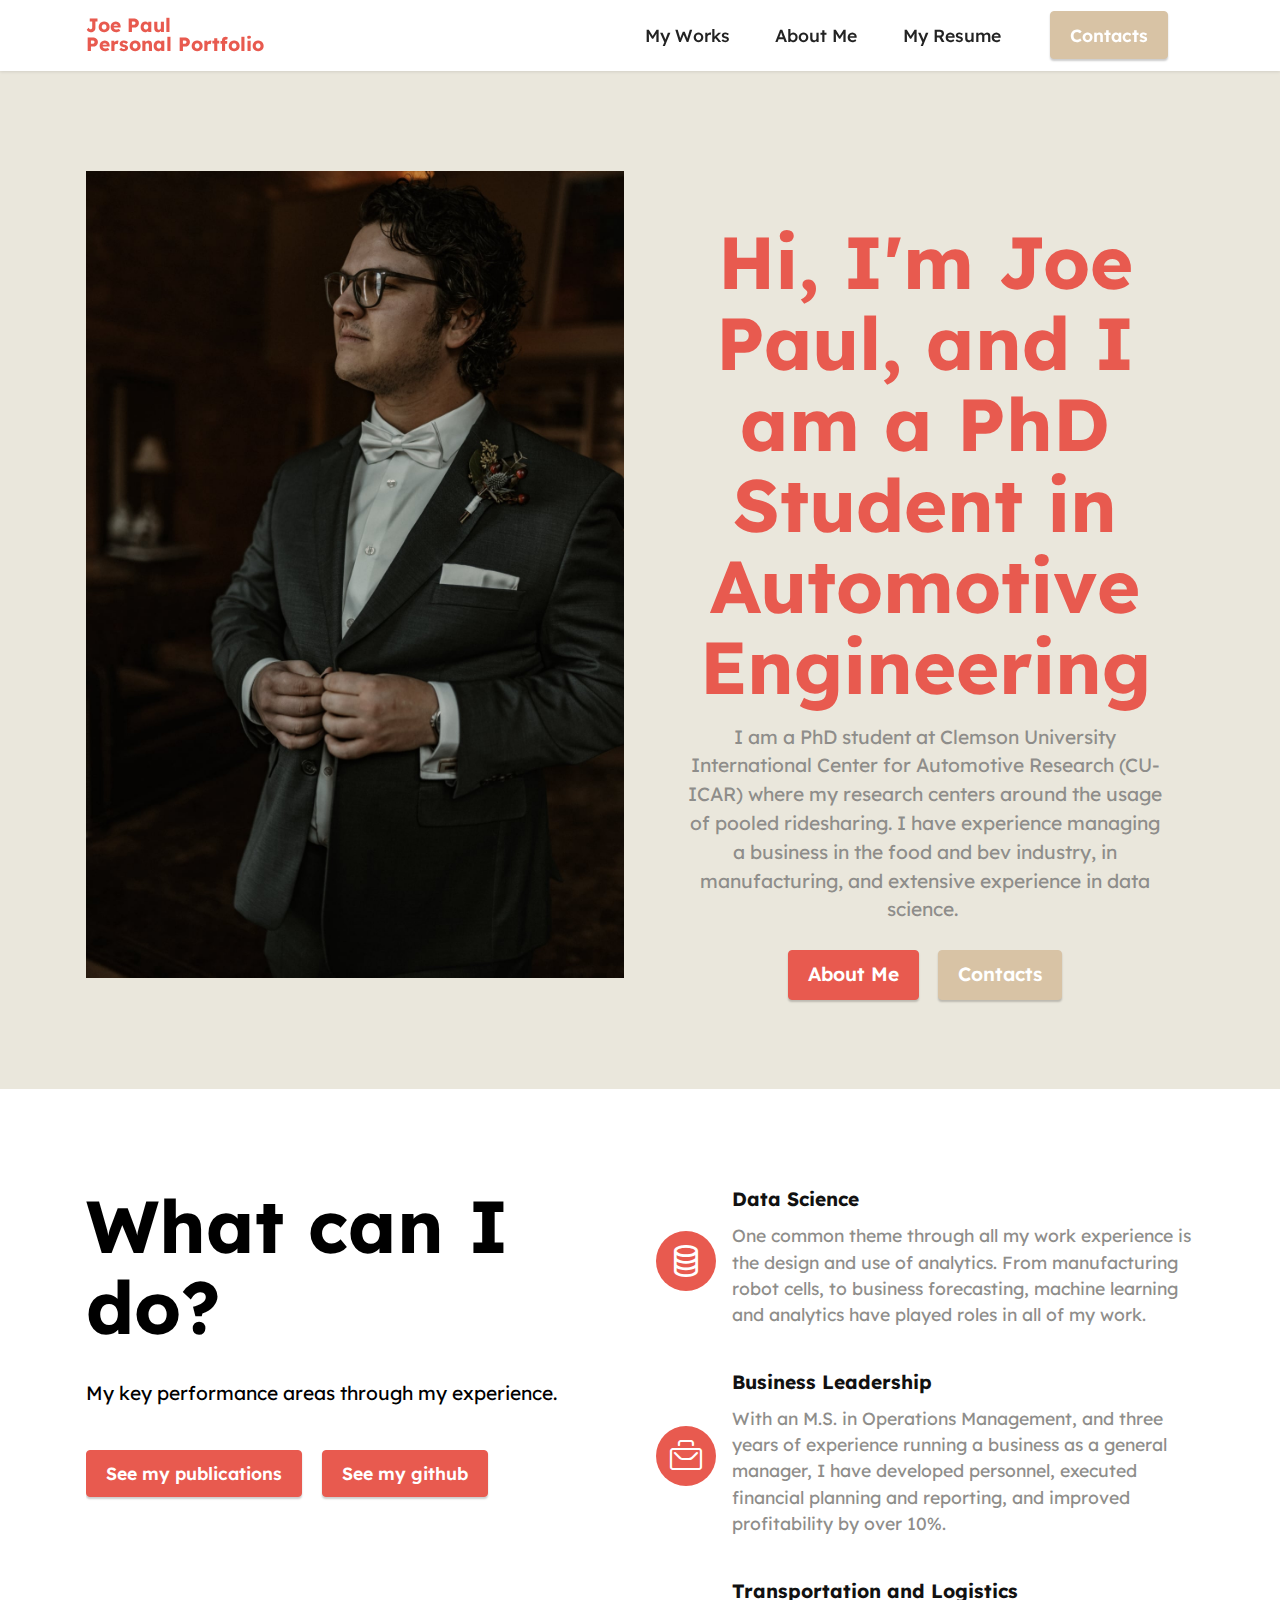
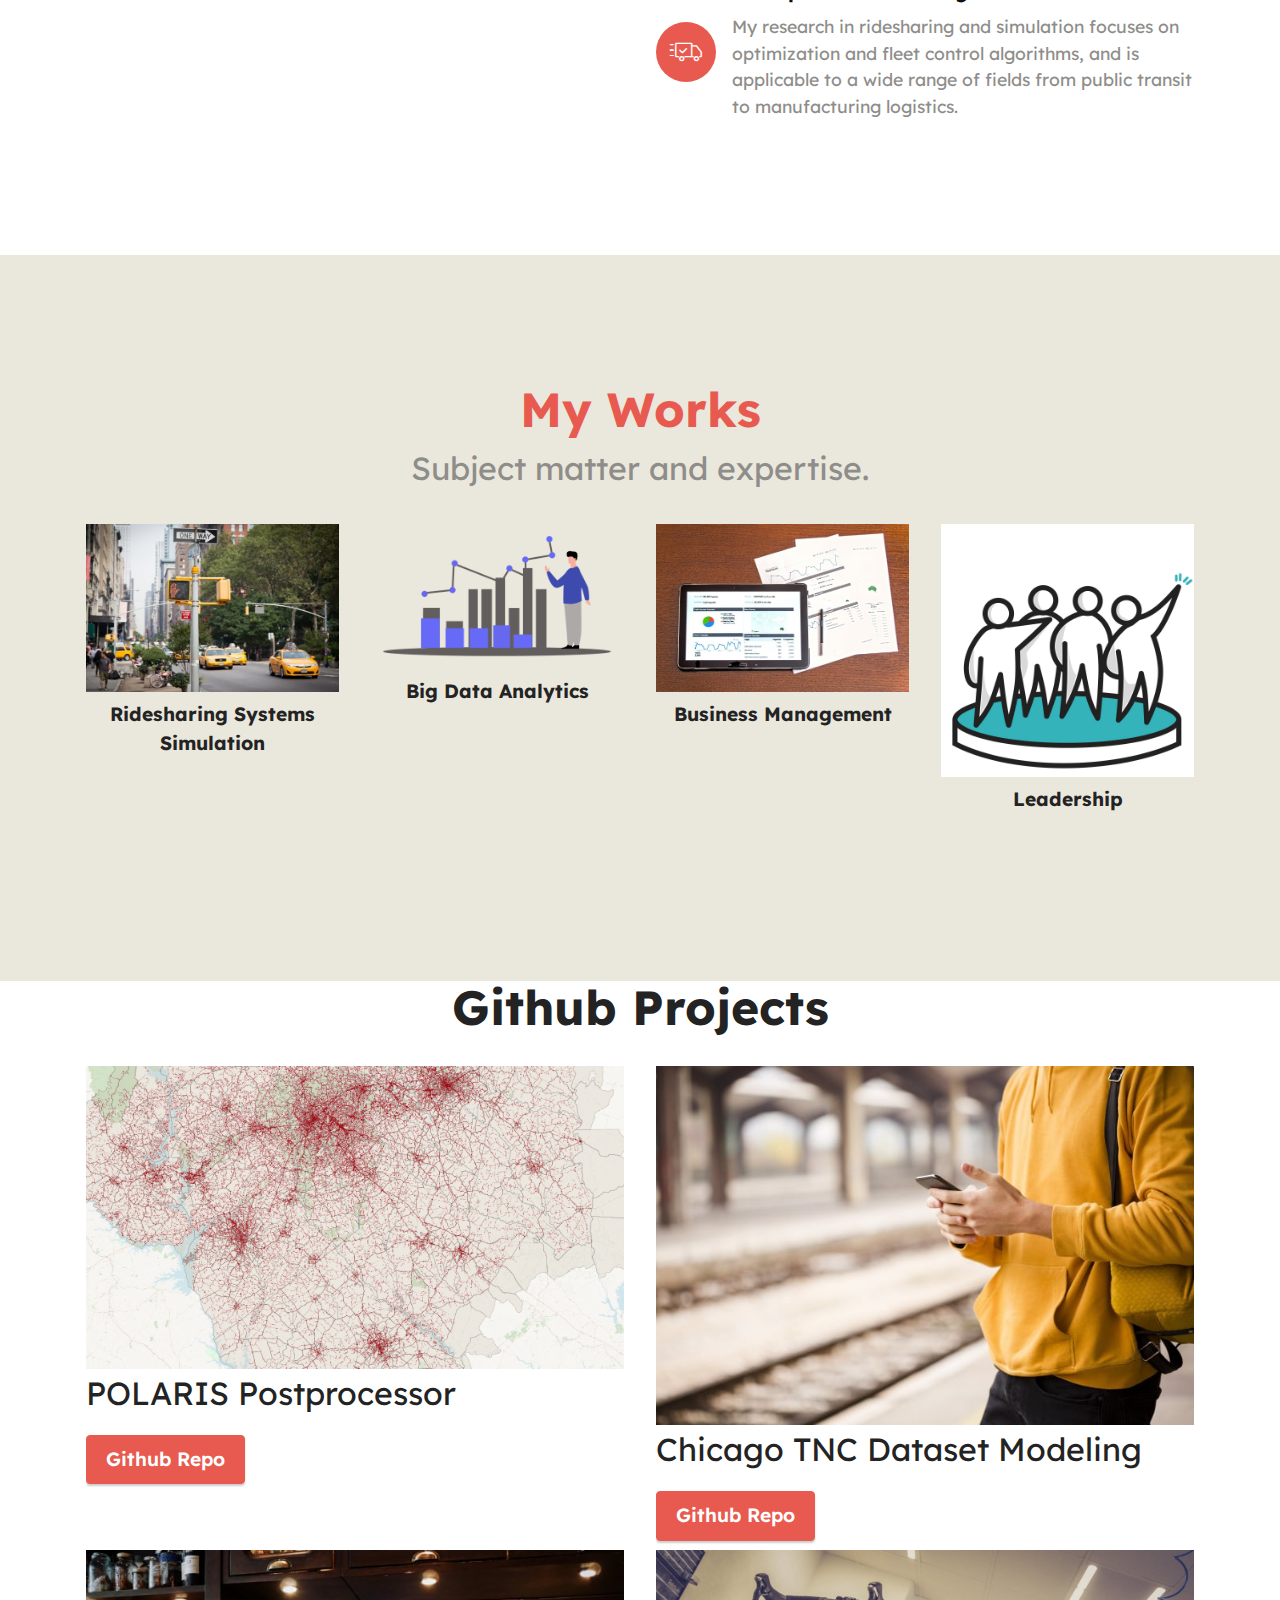
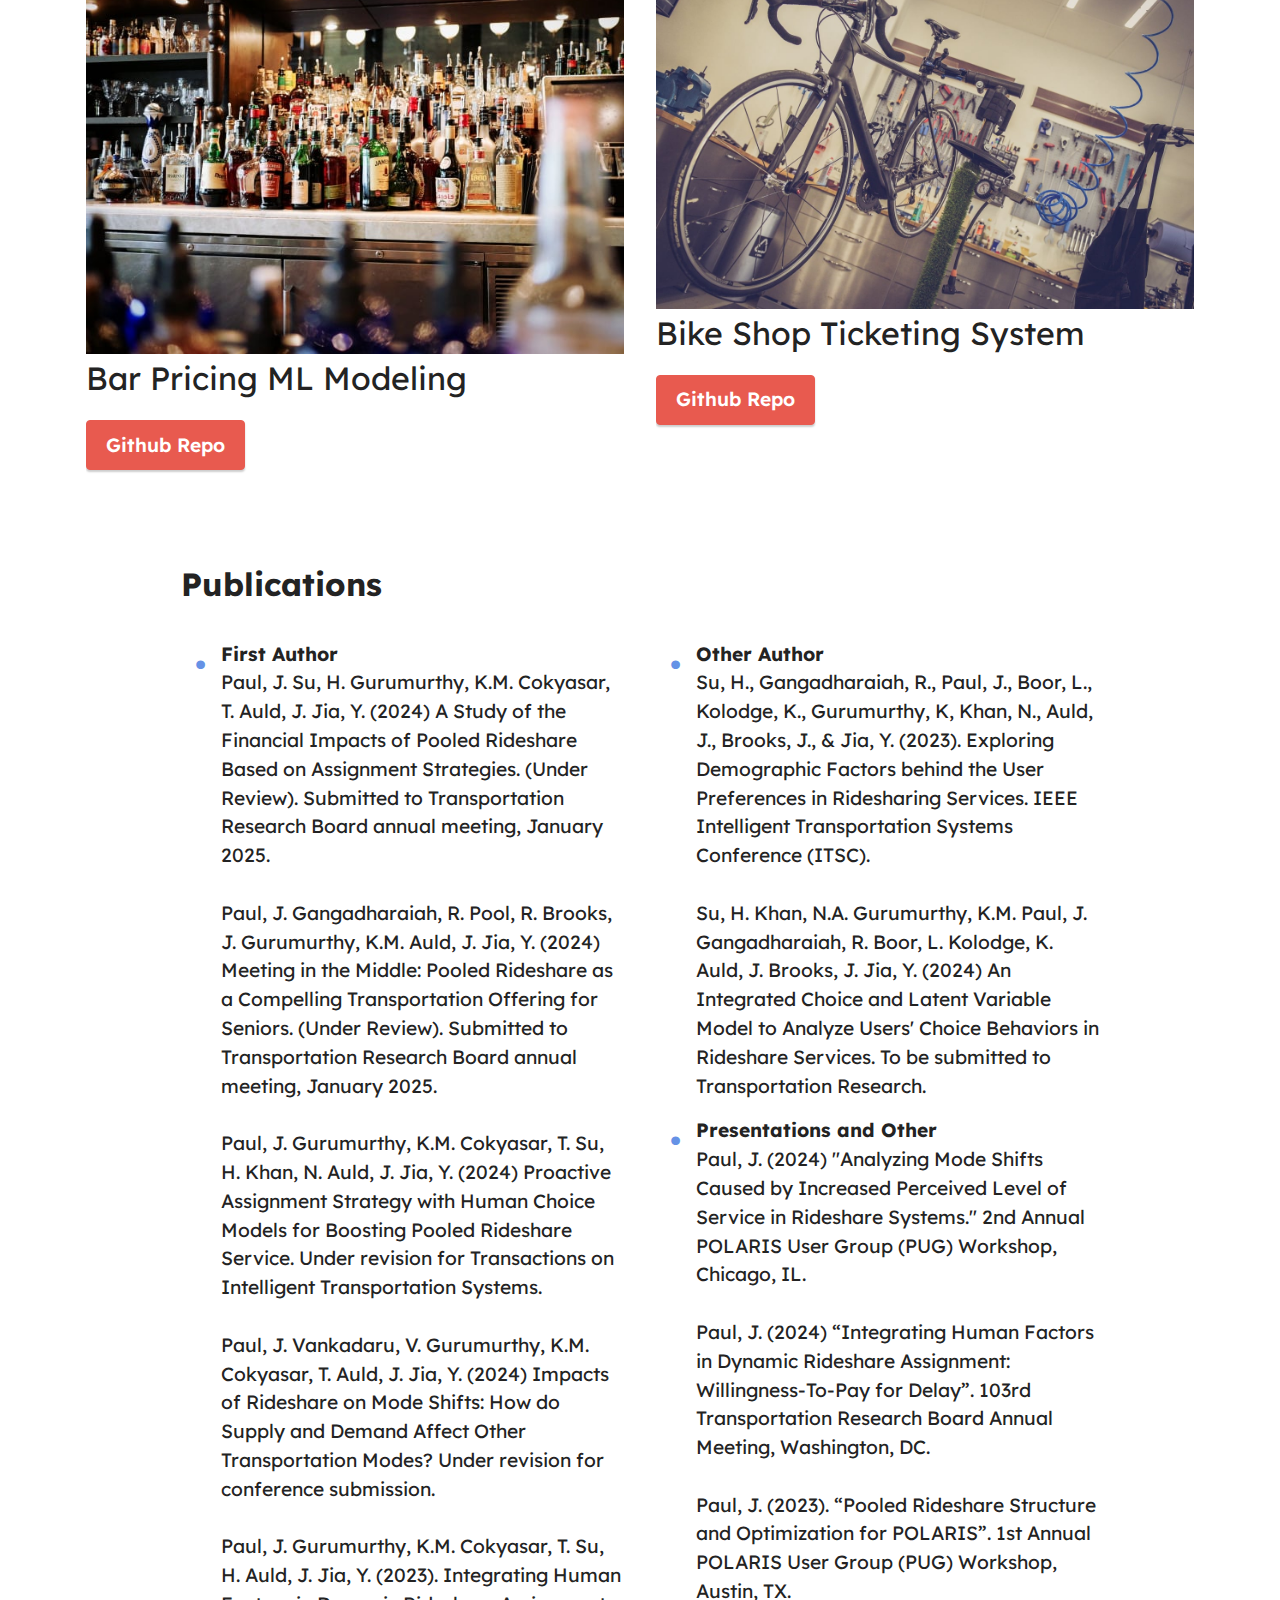
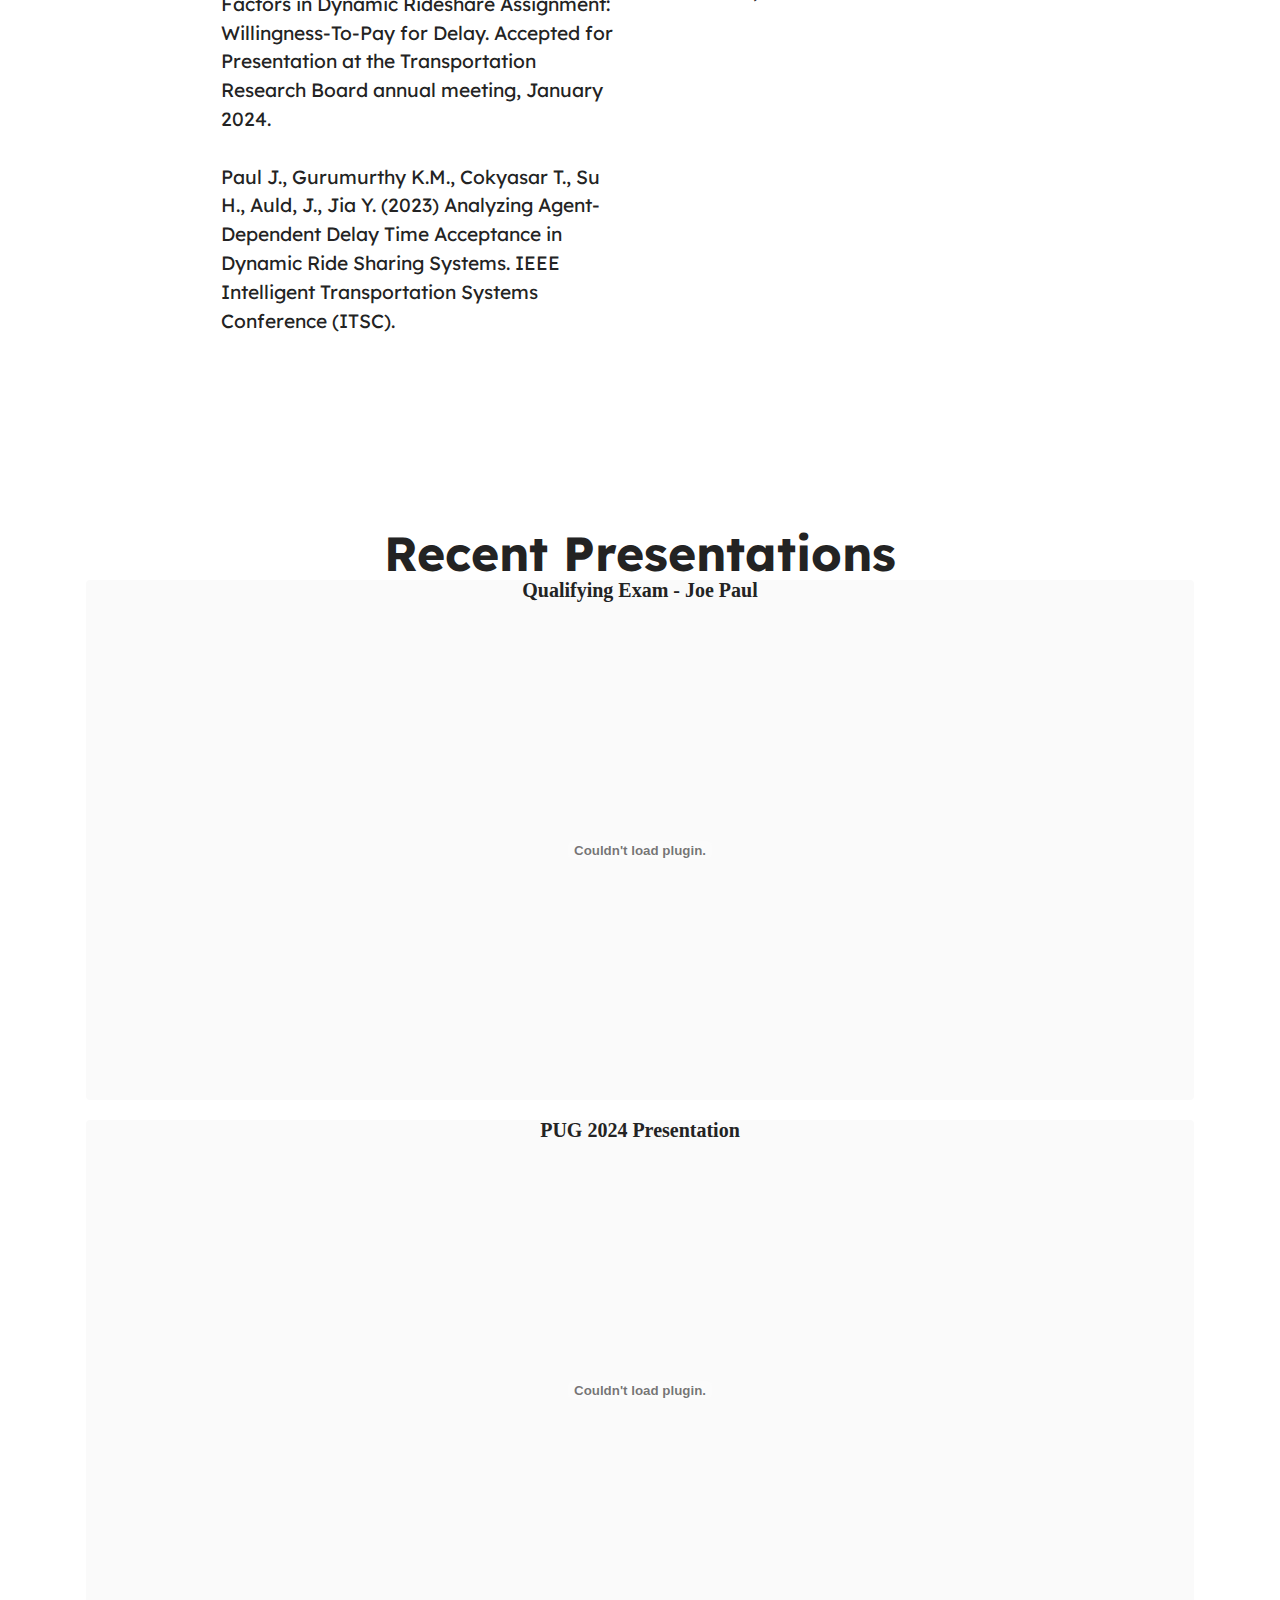
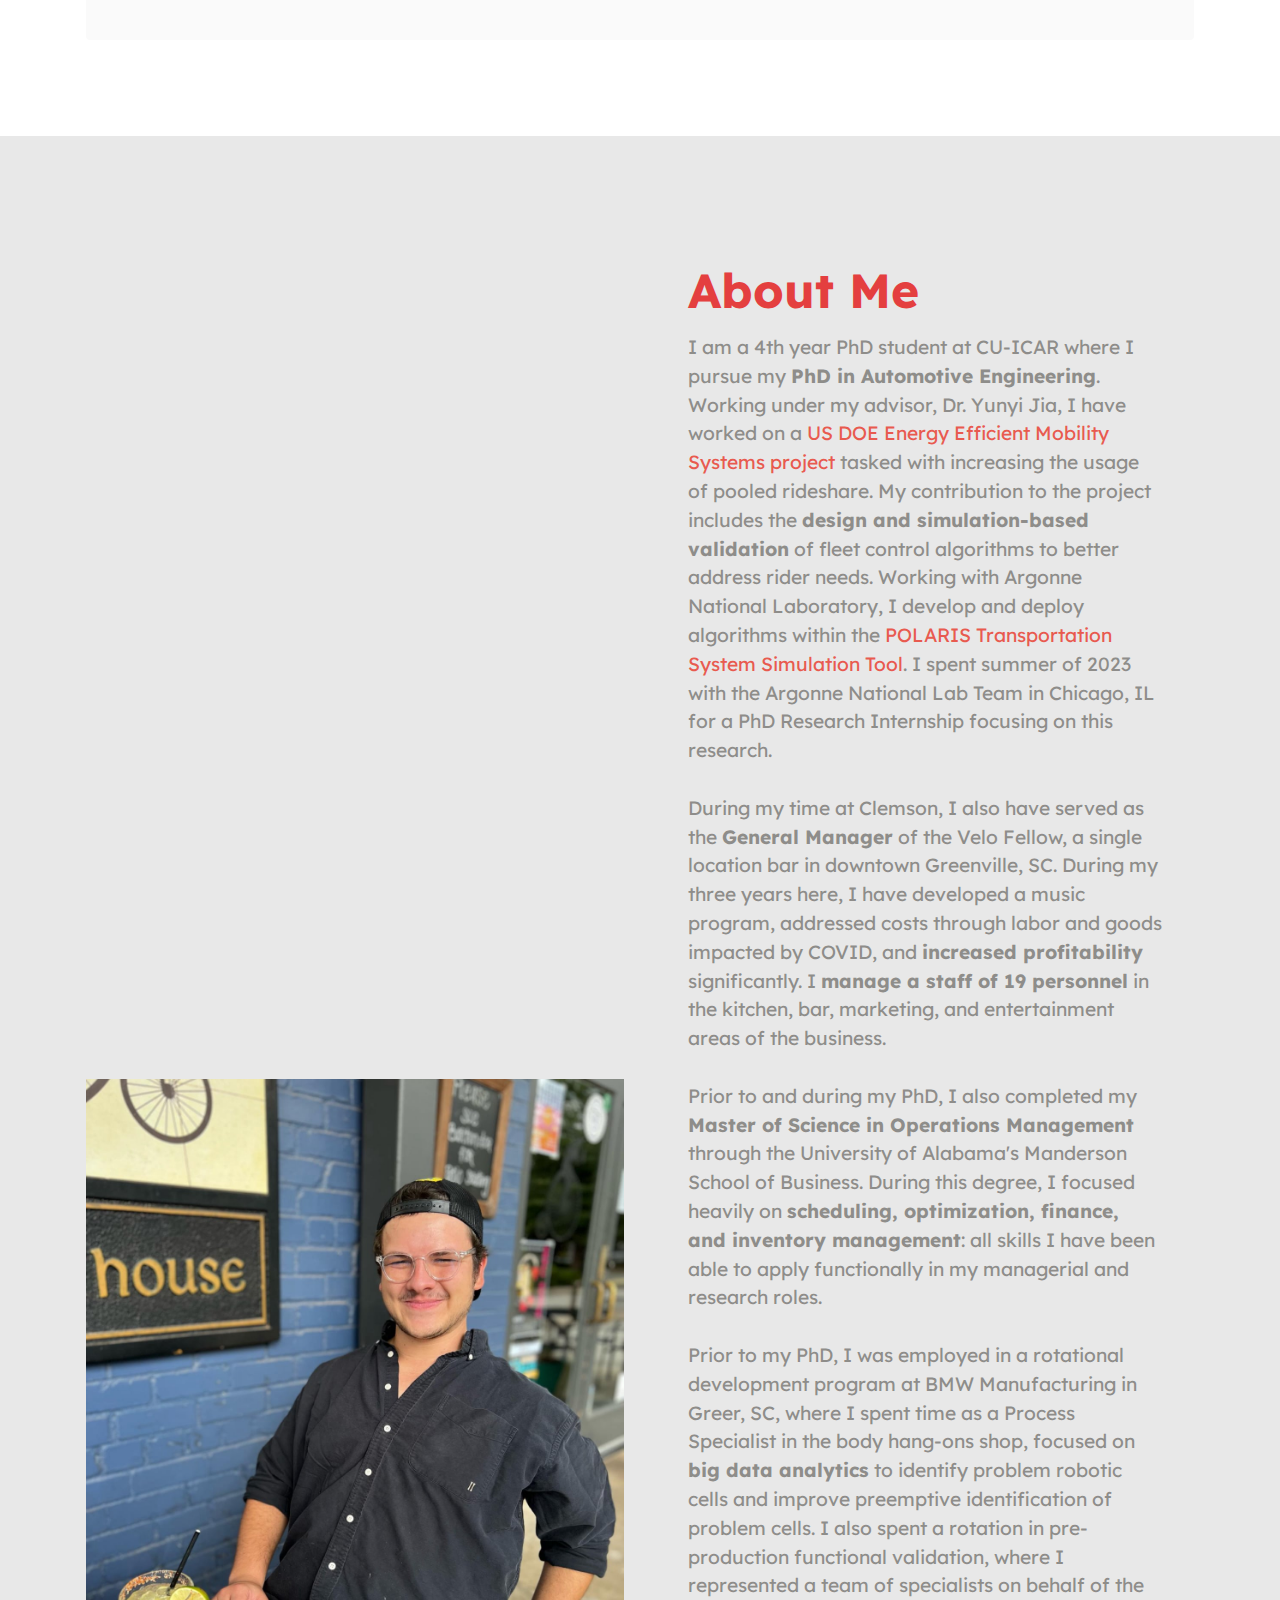
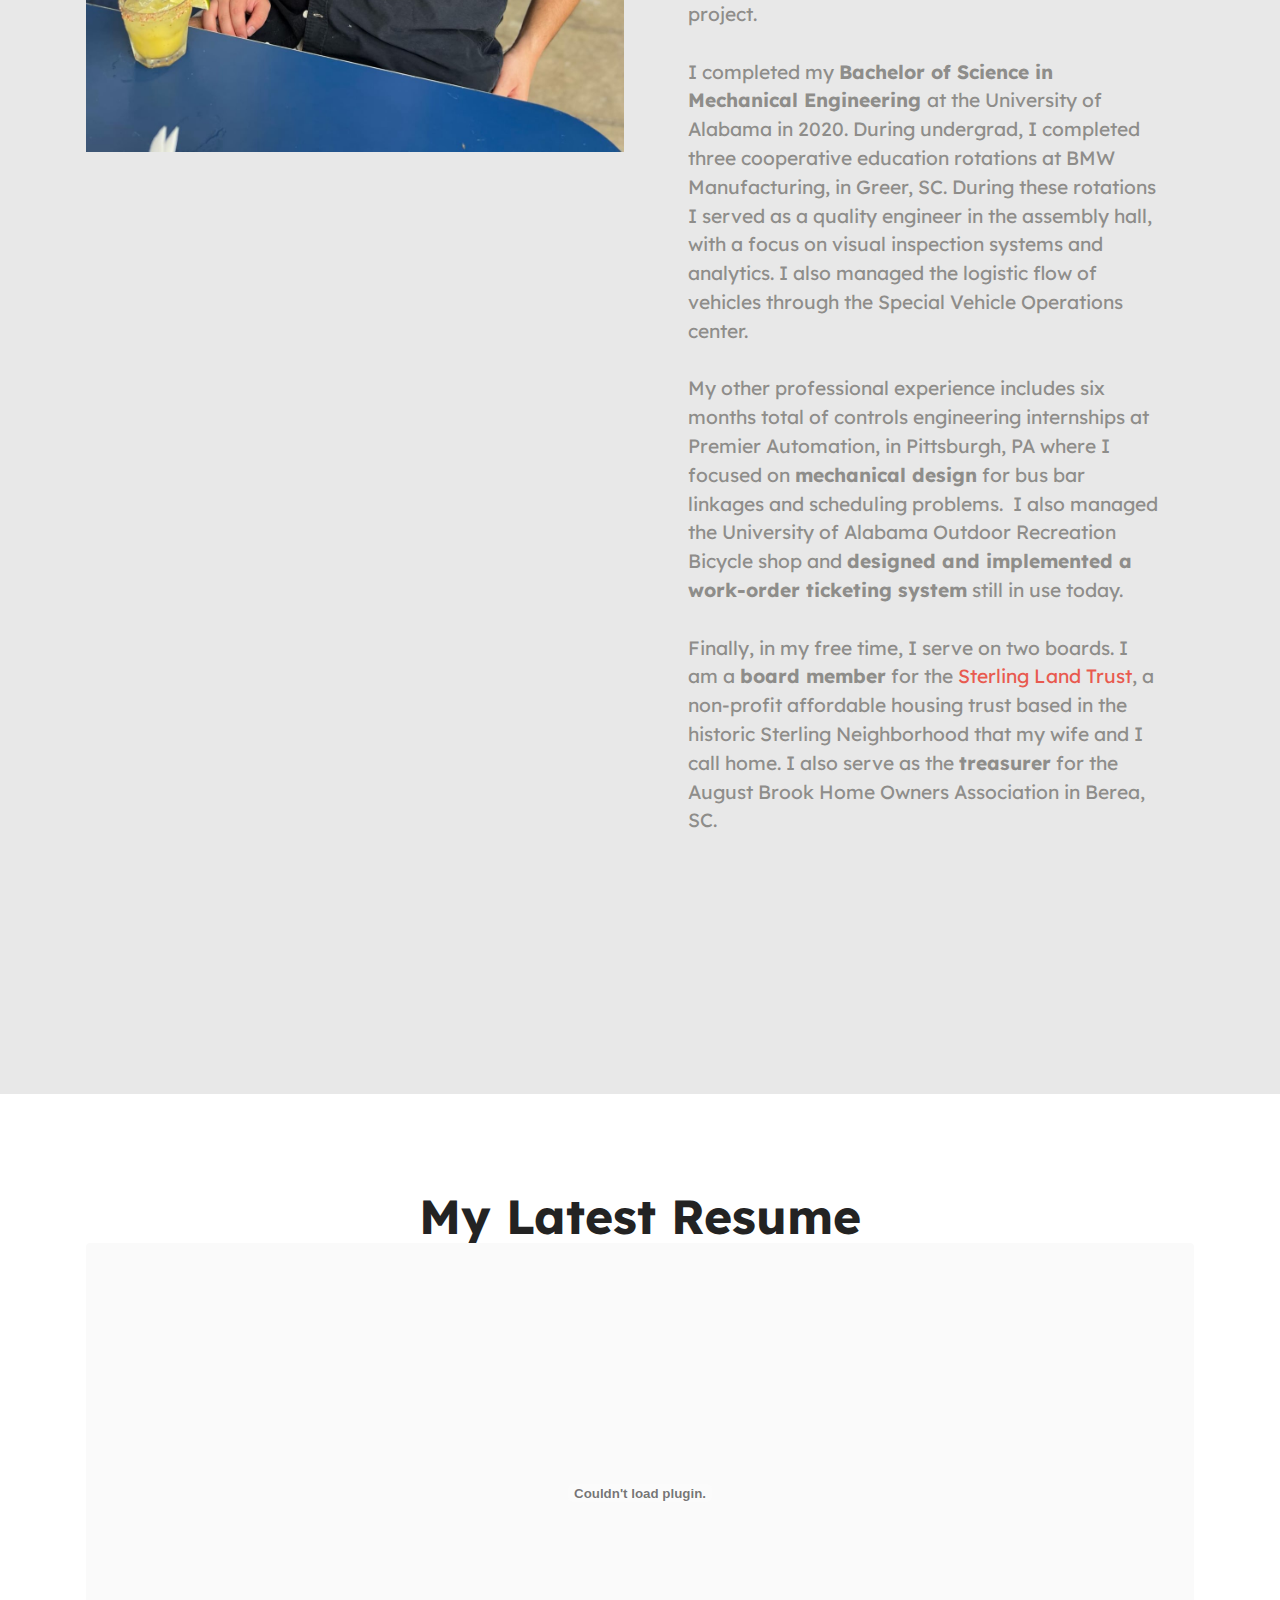
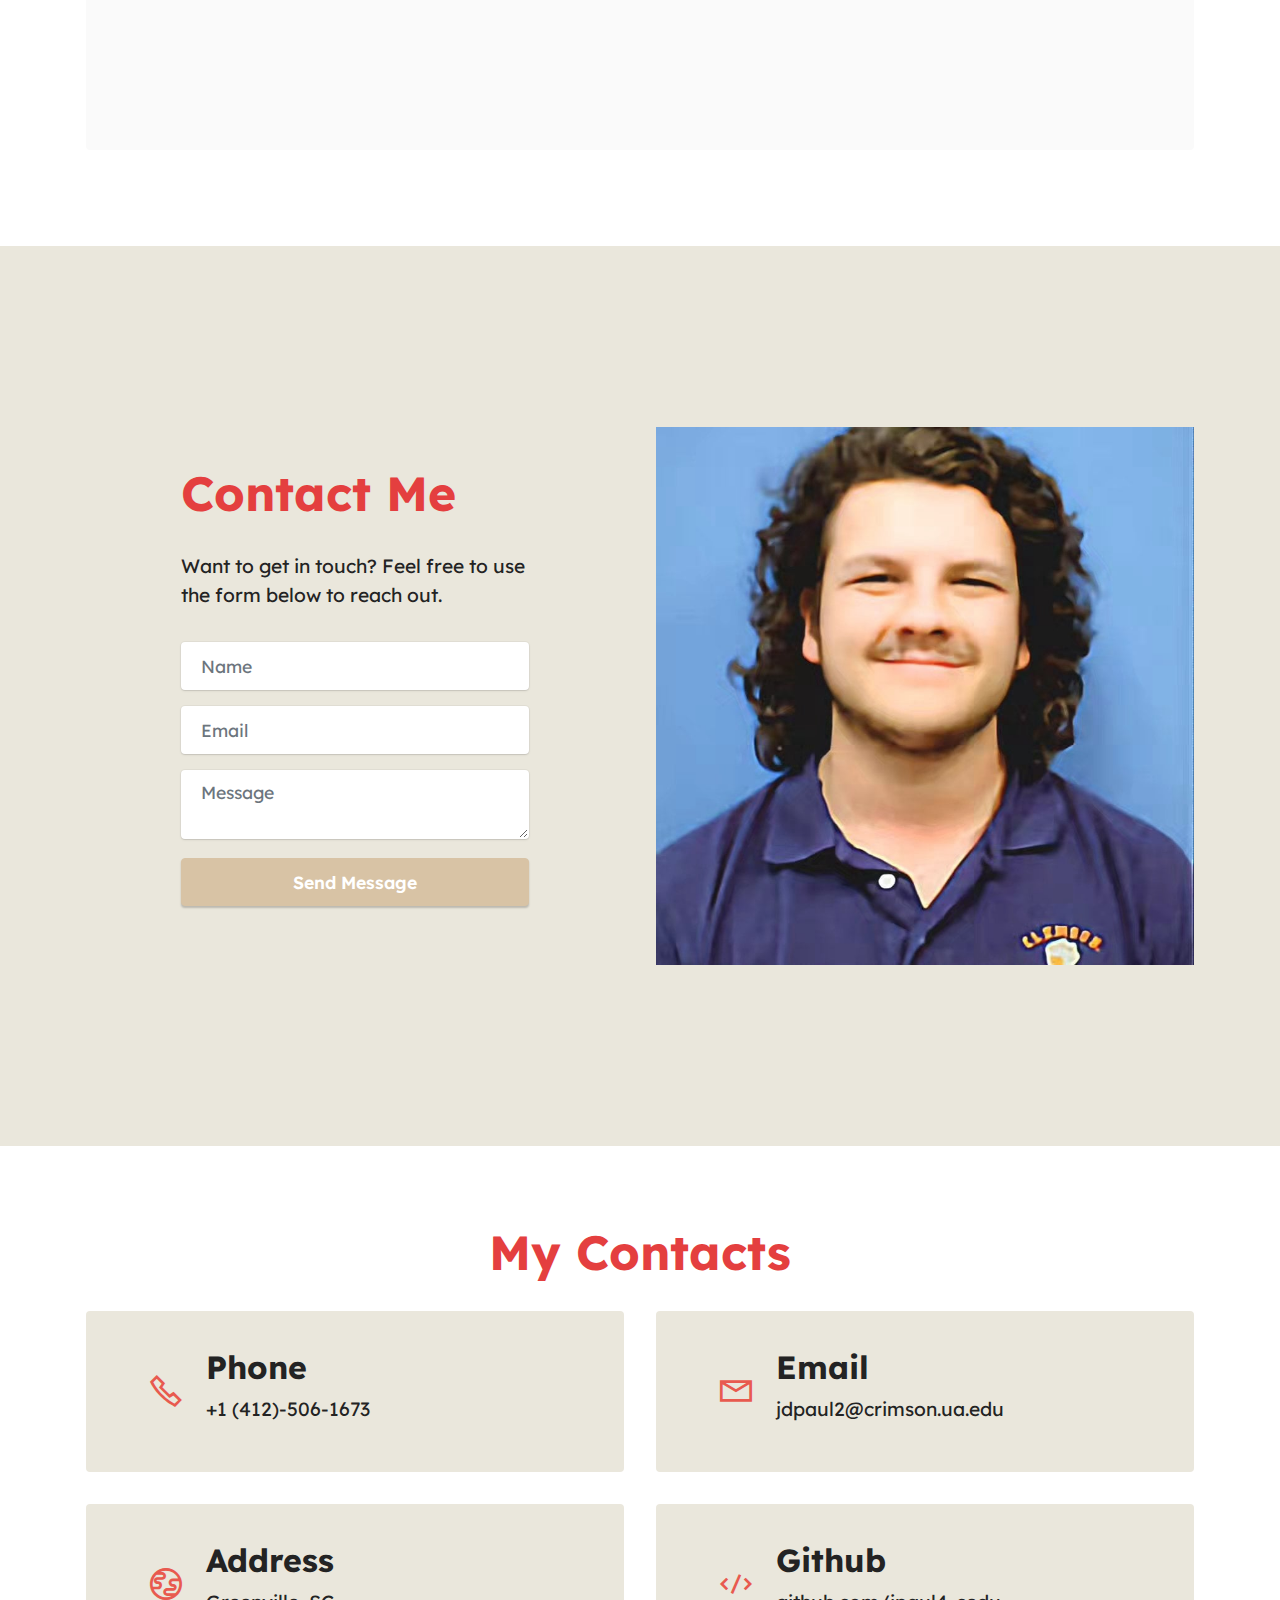
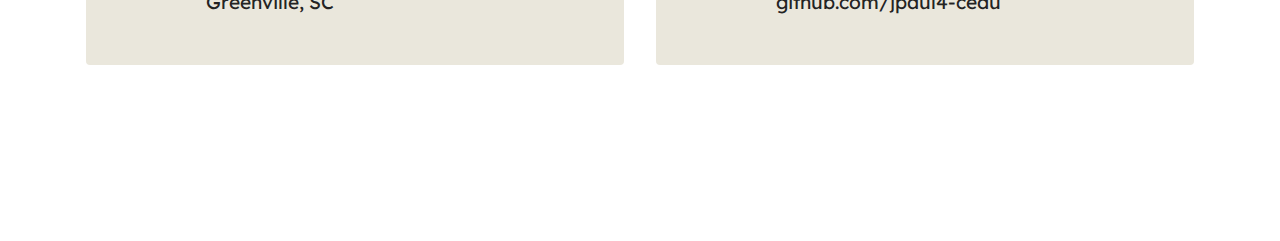
<file: index.html>
<!DOCTYPE html>
<html  >
<head>
  <!-- Site made with Mobirise Website Builder v5.9.18, https://mobirise.com -->
  <meta charset="UTF-8">
  <meta http-equiv="X-UA-Compatible" content="IE=edge">
  <meta name="generator" content="Mobirise v5.9.18, mobirise.com">
  <meta name="viewport" content="width=device-width, initial-scale=1, minimum-scale=1">
  <link rel="shortcut icon" href="assets/images/icon.png" type="image/x-icon">
  <meta name="description" content="Joe is a PhD Student with research experience in ridesharing, optimization, and data analytics. Check out his complete portfolio here.">
  
  
  <title>Joe Paul's Portfolio</title>
  <link rel="stylesheet" href="assets/web/assets/mobirise-icons2/mobirise2.css">
  <link rel="stylesheet" href="assets/web/assets/mobirise-icons/mobirise-icons.css">
  <link rel="stylesheet" href="assets/web/assets/mobirise-icons-bold/mobirise-icons-bold.css">
  <link rel="stylesheet" href="assets/bootstrap/css/bootstrap.min.css">
  <link rel="stylesheet" href="assets/bootstrap/css/bootstrap-grid.min.css">
  <link rel="stylesheet" href="assets/bootstrap/css/bootstrap-reboot.min.css">
  <link rel="stylesheet" href="assets/dropdown/css/style.css">
  <link rel="stylesheet" href="assets/socicon/css/styles.css">
  <link rel="stylesheet" href="assets/theme/css/style.css">
  <link rel="preload" href="https://fonts.googleapis.com/css?family=Lexend:100,200,300,400,500,600,700,800,900&display=swap" as="style" onload="this.onload=null;this.rel='stylesheet'">
  <noscript><link rel="stylesheet" href="https://fonts.googleapis.com/css?family=Lexend:100,200,300,400,500,600,700,800,900&display=swap"></noscript>
  <link rel="preload" as="style" href="assets/mobirise/css/mbr-additional.css?v=8slzPj"><link rel="stylesheet" href="assets/mobirise/css/mbr-additional.css?v=8slzPj" type="text/css">

  
  
  
</head>
<body>
  
  <section data-bs-version="5.1" class="menu menu2 cid-sFF0ciwnEL" once="menu" id="menu2-0">
    
    <nav class="navbar navbar-dropdown navbar-fixed-top navbar-expand-lg">
        <div class="container">
            <div class="navbar-brand">
                
                <span class="navbar-caption-wrap"><a class="navbar-caption text-primary display-7" href="https://mobiri.se">Joe Paul<br>Personal Portfolio</a></span>
            </div>
            <button class="navbar-toggler" type="button" data-toggle="collapse" data-bs-toggle="collapse" data-target="#navbarSupportedContent" data-bs-target="#navbarSupportedContent" aria-controls="navbarNavAltMarkup" aria-expanded="false" aria-label="Toggle navigation">
                <div class="hamburger">
                    <span></span>
                    <span></span>
                    <span></span>
                    <span></span>
                </div>
            </button>
            <div class="collapse navbar-collapse" id="navbarSupportedContent">
                <ul class="navbar-nav nav-dropdown" data-app-modern-menu="true"><li class="nav-item"><a class="nav-link link text-black text-primary display-4" href="index.html#content13-4">My Works</a></li><li class="nav-item"><a class="nav-link link text-black text-primary display-4" href="index.html#image1-b">About Me</a></li><li class="nav-item"><a class="nav-link link text-black text-primary display-4" href="index.html#gallery1-6">My Resume</a></li></ul>
                
                <div class="navbar-buttons mbr-section-btn"><a class="btn btn-secondary display-4" href="index.html#contacts2-8">
                        Contacts</a></div>
            </div>
        </div>
    </nav>
</section>

<section data-bs-version="5.1" class="header11 cid-sFF0SGinka" id="header11-1">

    

    

    <div class="container">
        <div class="row justify-content-center">
            <div class="col-12 col-md-6 image-wrapper">
                <img class="w-100" src="assets/images/dsc09096-1256x1884.jpg" alt="Mobirise Website Builder">
            </div>
            <div class="col-12 col-md">
                <div class="text-wrapper text-center">
                    <h1 class="mbr-section-title mbr-fonts-style mb-3 display-1">
                        <strong>
</strong><div><strong><br></strong></div><div><strong>Hi, I'm Joe Paul, and I am a PhD Student in Automotive Engineering</strong></div></h1>
                    <p class="mbr-text mbr-fonts-style display-7">I am a PhD student at Clemson University International Center for Automotive Research (CU-ICAR) where my research centers around the usage of pooled ridesharing. I have experience managing a business in the food and bev industry, in manufacturing, and extensive experience in data science.&nbsp;</p>
                    <div class="mbr-section-btn mt-3"><a class="btn btn-primary display-7" href="index.html#image1-b">About Me</a> <a class="btn btn-secondary display-7" href="index.html#contacts2-8">Contacts</a></div>
                </div>
            </div>
        </div>
    </div>
</section>

<section data-bs-version="5.1" class="features12 cid-sFF3eJNZDT" id="features13-2">

    
    
    <div class="container">
        <div class="row justify-content-center">
            <div class="col-12 col-lg-6">
                <div class="card-wrapper">
                    <div class="card-box align-left">
                        <h4 class="card-title mbr-fonts-style mb-4 display-1"><strong>What can I do?</strong></h4>
                        <p class="mbr-text mbr-fonts-style mb-4 display-7">
                            My key performance areas through my experience.</p>
                        <div class="mbr-section-btn"><a class="btn btn-primary display-4" href="index.html#content13-4">See my publications</a> <a class="btn btn-primary display-4" href="https://github.com/jpaul4-cedu">See my github</a></div>
                    </div>
                </div>
            </div>
            <div class="col-12 col-lg-6">
                <div class="item mbr-flex">
                    <div class="icon-box">
                        <span class="mbr-iconfont mobi-mbri-database mobi-mbri"></span>
                    </div>
                    <div class="text-box">
                        <h4 class="icon-title mbr-black mbr-fonts-style display-7">
                            <strong>Data Science</strong></h4>
                        <h5 class="icon-text mbr-black mbr-fonts-style display-4">One common theme through all my work experience is the design and use of analytics. From manufacturing robot cells, to business forecasting, machine learning and analytics have played roles in all of my work.</h5>
                    </div>
                </div>
                <div class="item mbr-flex">
                    <div class="icon-box">
                        <span class="mbr-iconfont mbrib-briefcase"></span>
                    </div>
                    <div class="text-box">
                        <h4 class="icon-title mbr-black mbr-fonts-style display-7"><strong>Business Leadership</strong></h4>
                        <h5 class="icon-text mbr-black mbr-fonts-style display-4">With an M.S. in Operations Management, and three years of experience running a business as a general manager, I have developed personnel, executed financial planning and reporting, and improved profitability by over 10%.</h5>
                    </div>
                </div>
                <div class="item mbr-flex">
                    <div class="icon-box">
                        <span class="mbr-iconfont mbri-delivery"></span>
                    </div>
                    <div class="text-box">
                        <h4 class="icon-title mbr-black mbr-fonts-style display-7"><strong>Transportation and Logistics</strong></h4>
                        <h5 class="icon-text mbr-black mbr-fonts-style display-4">My research in ridesharing and simulation focuses on optimization and fleet control algorithms, and is applicable to a wide range of fields from public transit to manufacturing logistics.</h5>
                    </div>
                </div>
            </div>
        </div>
    </div>
</section>

<section data-bs-version="5.1" class="gallery5 mbr-gallery cid-sFF3kfZheU" id="gallery5-3">
    

    

    <div class="container">
        <div class="mbr-section-head">
            <h3 class="mbr-section-title mbr-fonts-style align-center m-0 display-2"><strong>My Works</strong></h3>
            <h4 class="mbr-section-subtitle mbr-fonts-style align-center mb-0 mt-2 display-5">Subject matter and expertise.</h4>
        </div>
        <div class="row mbr-gallery mt-4">
            <div class="col-12 col-md-6 col-lg-3 item gallery-image">
                <div class="item-wrapper" data-toggle="modal" data-bs-toggle="modal" data-target="#ulsm1ICWd5-modal" data-bs-target="#ulsm1ICWd5-modal">
                    <img class="w-100" src="assets/images/mbr-1-596x397.jpg" alt="Mobirise Website Builder" data-slide-to="0" data-bs-slide-to="0" data-target="#lb-ulsm1ICWd5" data-bs-target="#lb-ulsm1ICWd5">
                    <div class="icon-wrapper">
                        <span class="mobi-mbri mobi-mbri-search mbr-iconfont mbr-iconfont-btn"></span>
                    </div>
                </div>
                <h6 class="mbr-item-subtitle mbr-fonts-style align-center mb-2 mt-2 display-7"><strong>Ridesharing Systems Simulation</strong></h6>
            </div>
            <div class="col-12 col-md-6 col-lg-3 item gallery-image">
                <div class="item-wrapper" data-toggle="modal" data-bs-toggle="modal" data-target="#ulsm1ICWd5-modal" data-bs-target="#ulsm1ICWd5-modal">
                    <img class="w-100" src="assets/images/mbr-596x342.png" alt="Mobirise Website Builder" data-slide-to="1" data-bs-slide-to="1" data-target="#lb-ulsm1ICWd5" data-bs-target="#lb-ulsm1ICWd5">
                    <div class="icon-wrapper">
                        <span class="mobi-mbri mobi-mbri-search mbr-iconfont mbr-iconfont-btn"></span>
                    </div>
                </div>
                <h6 class="mbr-item-subtitle mbr-fonts-style align-center mb-2 mt-2 display-7"><strong>Big Data Analytics</strong></h6>
            </div>
            <div class="col-12 col-md-6 col-lg-3 item gallery-image">
                <div class="item-wrapper" data-toggle="modal" data-bs-toggle="modal" data-target="#ulsm1ICWd5-modal" data-bs-target="#ulsm1ICWd5-modal">
                    <img class="w-100" src="assets/images/mbr-2-596x397.jpg" alt="Mobirise Website Builder" data-slide-to="2" data-bs-slide-to="2" data-target="#lb-ulsm1ICWd5" data-bs-target="#lb-ulsm1ICWd5">
                    <div class="icon-wrapper">
                        <span class="mobi-mbri mobi-mbri-search mbr-iconfont mbr-iconfont-btn"></span>
                    </div>
                </div>
                <h6 class="mbr-item-subtitle mbr-fonts-style align-center mb-2 mt-2 display-7"><strong>Business Management</strong></h6>
            </div>
            <div class="col-12 col-md-6 col-lg-3 item gallery-image">
                <div class="item-wrapper" data-toggle="modal" data-bs-toggle="modal" data-target="#ulsm1ICWd5-modal" data-bs-target="#ulsm1ICWd5-modal">
                    <img class="w-100" src="assets/images/mbr-596x596.png" alt="Mobirise Website Builder" data-slide-to="3" data-bs-slide-to="3" data-target="#lb-ulsm1ICWd5" data-bs-target="#lb-ulsm1ICWd5">
                    <div class="icon-wrapper">
                        <span class="mobi-mbri mobi-mbri-search mbr-iconfont mbr-iconfont-btn"></span>
                    </div>
                </div>
                <h6 class="mbr-item-subtitle mbr-fonts-style align-center mb-2 mt-2 display-7"><strong>Leadership</strong></h6>
            </div>
        </div>

        <div class="modal mbr-slider" tabindex="-1" role="dialog" aria-hidden="true" id="ulsm1ICWd5-modal">
            <div class="modal-dialog" role="document">
                <div class="modal-content">
                    <div class="modal-body">
                        <div class="carousel slide" id="lb-ulsm1ICWd5" data-interval="5000" data-bs-interval="5000">
                            <div class="carousel-inner">
                                <div class="carousel-item active">
                                    <img class="d-block w-100" src="assets/images/mbr-1-596x397.jpg" alt="Mobirise Website Builder">
                                </div>
                                <div class="carousel-item">
                                    <img class="d-block w-100" src="assets/images/mbr-596x342.png" alt="Mobirise Website Builder">
                                </div>
                                <div class="carousel-item">
                                    <img class="d-block w-100" src="assets/images/mbr-2-596x397.jpg" alt="Mobirise Website Builder">
                                </div>
                                <div class="carousel-item">
                                    <img class="d-block w-100" src="assets/images/mbr-596x596.png" alt="Mobirise Website Builder">
                                </div>
                            </div>
                            <ol class="carousel-indicators">
                                <li data-slide-to="0" data-bs-slide-to="0" class="active" data-target="#lb-ulsm1ICWd5" data-bs-target="#lb-ulsm1ICWd5"></li>
                                <li data-slide-to="1" data-bs-slide-to="1" data-target="#lb-ulsm1ICWd5" data-bs-target="#lb-ulsm1ICWd5"></li>
                                <li data-slide-to="2" data-bs-slide-to="2" data-target="#lb-ulsm1ICWd5" data-bs-target="#lb-ulsm1ICWd5"></li>
                                <li data-slide-to="3" data-bs-slide-to="3" data-target="#lb-ulsm1ICWd5" data-bs-target="#lb-ulsm1ICWd5"></li>
                            </ol>
                            <a role="button" href="" class="close" data-dismiss="modal" data-bs-dismiss="modal" aria-label="Close">
                            </a>
                            <a class="carousel-control-prev carousel-control" role="button" data-slide="prev" data-bs-slide="prev" href="#lb-ulsm1ICWd5">
                                <span class="mobi-mbri mobi-mbri-arrow-prev" aria-hidden="true"></span>
                                <span class="sr-only visually-hidden">Previous</span>
                            </a>
                            <a class="carousel-control-next carousel-control" role="button" data-slide="next" data-bs-slide="next" href="#lb-ulsm1ICWd5">
                                <span class="mobi-mbri mobi-mbri-arrow-next" aria-hidden="true"></span>
                                <span class="sr-only visually-hidden">Next</span>
                            </a>
                        </div>
                    </div>
                </div>
            </div>
        </div>
    </div>
</section>

<section data-bs-version="5.1" class="gallery2 cid-ulx1Vp18Hw" id="gallery2-6">
    
    
    <div class="container">
        <div class="mbr-section-head">
            <h4 class="mbr-section-title mbr-fonts-style align-center mb-0 display-2"><strong>Github Projects</strong></h4>
            
        </div>
        <div class="row mt-4">
            <div class="item features-image сol-12 col-md-6 col-lg-6">
                <div class="item-wrapper">
                    <div class="item-img">
                        <img src="assets/images/polaris-672x378.png" alt="Mobirise Website Builder">
                    </div>
                    <div class="item-content">
                        <h5 class="item-title mbr-fonts-style display-5">POLARIS Postprocessor</h5>
                        
                        
                    </div>
                    <div class="mbr-section-btn item-footer mt-2"><a href="https://github.com/jpaul4-cedu/CU_POLARIS_Postprocessor" class="btn btn-primary item-btn display-7" target="_blank">Github Repo</a></div>
                </div>
            </div>
            <div class="item features-image сol-12 col-md-6 col-lg-6">
                <div class="item-wrapper">
                    <div class="item-img">
                        <img src="assets/images/mbr-672x448.jpg" alt="Mobirise Website Builder">
                    </div>
                    <div class="item-content">
                        <h5 class="item-title mbr-fonts-style display-5">Chicago TNC Dataset Modeling</h5>
                        
                        
                    </div>
                    <div class="mbr-section-btn item-footer mt-2"><a href="https://github.com/jpaul4-cedu/ML_stats_final_project" class="btn btn-primary item-btn display-7" target="_blank">Github Repo</a></div>
                </div>
            </div>
            <div class="item features-image сol-12 col-md-6 col-lg-6">
                <div class="item-wrapper">
                    <div class="item-img">
                        <img src="assets/images/mbr-672x505.jpg" alt="Mobirise Website Builder">
                    </div>
                    <div class="item-content">
                        <h5 class="item-title mbr-fonts-style display-5">Bar Pricing ML Modeling</h5>
                        
                        
                    </div>
                    <div class="mbr-section-btn item-footer mt-2"><a href="https://github.com/jpaul4-cedu/Data-Sci-Final-Project" class="btn btn-primary item-btn display-7" target="_blank">Github Repo</a></div>
                </div>
            </div>
            <div class="item features-image сol-12 col-md-6 col-lg-6">
                <div class="item-wrapper">
                    <div class="item-img">
                        <img src="assets/images/mbr-1256x838.jpg" alt="Mobirise Website Builder" title="">
                    </div>
                    <div class="item-content">
                        <h5 class="item-title mbr-fonts-style display-5">Bike Shop Ticketing System</h5>
                        
                        
                    </div>
                    <div class="mbr-section-btn item-footer mt-2"><a href="https://github.com/jpaul4-cedu/shop_ticketing_system" class="btn btn-primary item-btn display-7" target="_blank">Github Repo</a></div>
                </div>
            </div>
        </div>
    </div>
</section>

<section data-bs-version="5.1" class="content13 cid-ulseiE5m8w" id="content13-4">
    

    
    
    <div class="container">
        <div class="row justify-content-center">
            <div class="col-md-12 col-lg-10">
                <h3 class="mbr-section-title mbr-fonts-style mb-4 display-5">
                    <strong>Publications</strong></h3>
            </div>
        </div>
        <div class="row justify-content-center">
            <div class="col-md-12 col-lg-10">
                <div class="row justify-content-center">
                    <div class="col-12 col-lg-6">
                        <ul class="list mbr-fonts-style display-7">
                            <li><strong>First Author<br></strong>Paul, J. Su, H. Gurumurthy, K.M. Cokyasar, T.  Auld, J. Jia, Y. (2024) A Study of the Financial Impacts of Pooled Rideshare Based on Assignment Strategies. (Under Review).  Submitted to Transportation Research Board annual meeting, January 2025.&nbsp;<br><br>Paul, J. Gangadharaiah, R. Pool, R. Brooks, J. Gurumurthy, K.M. Auld, J. Jia, Y. (2024) Meeting in the Middle: Pooled Rideshare as a Compelling Transportation Offering for Seniors. (Under Review). Submitted to Transportation Research Board annual meeting, January 2025.&nbsp;<br><br>Paul, J. Gurumurthy, K.M. Cokyasar, T. Su, H. Khan, N. Auld, J. Jia, Y. (2024) Proactive Assignment Strategy with Human Choice Models for Boosting Pooled Rideshare Service. Under revision for Transactions on Intelligent Transportation Systems.<br><br>Paul, J. Vankadaru, V. Gurumurthy, K.M. Cokyasar, T. Auld, J. Jia, Y. (2024) Impacts of Rideshare on Mode Shifts: How do Supply and Demand Affect Other Transportation Modes? Under revision for conference submission.<br><br>Paul, J. Gurumurthy, K.M. Cokyasar, T. Su, H. Auld, J. Jia, Y. (2023). Integrating Human Factors in Dynamic Rideshare Assignment: Willingness-To-Pay for Delay. Accepted for Presentation at the Transportation Research Board annual meeting, January 2024.<br><br>Paul J., Gurumurthy K.M., Cokyasar T., Su H., Auld, J., Jia Y. (2023) Analyzing Agent-Dependent Delay Time Acceptance in Dynamic Ride Sharing Systems. IEEE Intelligent Transportation Systems Conference (ITSC).&nbsp;</li>
                        </ul>
                    </div>
                    <div class="col-12 col-lg-6">
                        <ul class="list mbr-fonts-style display-7">
                            <li><strong>Other Author</strong><br>Su, H., Gangadharaiah, R., Paul, J., Boor, L., Kolodge, K., Gurumurthy, K, Khan, N., Auld, J., Brooks, J., &amp; Jia, Y. (2023). Exploring Demographic Factors behind the User Preferences in Ridesharing Services. IEEE Intelligent Transportation Systems Conference (ITSC).<br><br>Su, H. Khan, N.A. Gurumurthy, K.M. Paul, J. Gangadharaiah, R. Boor, L. Kolodge, K. Auld, J. Brooks, J. Jia, Y. (2024) An Integrated Choice and Latent Variable Model to Analyze Users' Choice Behaviors in Rideshare Services. To be submitted to Transportation Research.</li>
                            <li><strong>Presentations and Other<br></strong>Paul, J. (2024) "Analyzing Mode Shifts Caused by Increased Perceived Level of Service in Rideshare Systems." 2nd Annual POLARIS User Group (PUG) Workshop, Chicago, IL.<br><br>Paul, J. (2024) “Integrating Human Factors in Dynamic Rideshare Assignment: Willingness-To-Pay for Delay”. 103rd Transportation Research Board Annual Meeting, Washington, DC.<br><br>Paul, J. (2023). “Pooled Rideshare Structure and Optimization for POLARIS”. 1st Annual POLARIS User Group (PUG) Workshop, Austin, TX.</li>
                        </ul>
                    </div>
                </div>
            </div>
        </div>
    </div>
</section>

<section data-bs-version="5.1" class="gallery1 cid-ulslTXEUKa" id="gallery1-5">
    <div class="container">
        <div class="mbr-section-head">
            <h4 class="mbr-section-title mbr-fonts-style align-center mb-0 display-2">
                <strong>Recent Presentations</strong></h4>
        </div>
        
        <!-- First PDF with title -->
        <div class="item features-image align-center active">
            <div class="item-wrapper" style="text-align: center; margin-bottom: 20px;">
                <h5 class="pdf-title mbr-fonts-style mb-0"><strong>Qualifying Exam - Joe Paul</strong></h5>
                <div class="item-img" style="display: flex; justify-content: center; align-items: center;">
                    <embed class="pdf" 
                           src="assets/Qualifying Exam Joe Paul.pdf" 
                           width="1000" height="500">
                </div>
            </div>
        </div>

        <!-- Second PDF with title -->
        <div class="item features-image align-center active">
            <div class="item-wrapper" style="text-align: center;">
                <h5 class="pdf-title mbr-fonts-style mb-0"><strong>PUG 2024 Presentation</strong></h5>
                <div class="item-img" style="display: flex; justify-content: center; align-items: center;">
                    <embed class="pdf" 
                           src="assets/2-5.3 - Clemson's Pooled Rideshare.pdf" 
                           width="1000" height="500">
                </div>
            </div>
        </div>
        
    </div>
</section>





<section data-bs-version="5.1" class="image1 cid-sFF75ZhH2d" id="image1-b">
    

    

    <div class="container">
        <div class="row align-items-center">
            <div class="col-12 col-lg-6">
                <div class="image-wrapper">
                    <img src="assets/images/293076429-7649252005149996-4925250558566314375-n-1256x1570.jpg" alt="Mobirise Website Builder">
                    
                </div>
            </div>
            <div class="col-12 col-lg">
                <div class="text-wrapper">
                    <h3 class="mbr-section-title mbr-fonts-style mb-3 display-2">
                        <strong>About Me</strong></h3>
                    <p class="mbr-text mbr-fonts-style display-7">I am a 4th year PhD student at CU-ICAR where I pursue my <strong>PhD in Automotive Engineering</strong>. Working under my advisor, Dr. Yunyi Jia, I have worked on a <a href="https://www.energy.gov/sites/default/files/2021-06/eems110_jia_2021_o_5-14_1118am_KF_TM.pdf" class="text-primary">US DOE Energy Efficient Mobility Systems project</a> tasked with increasing the usage of pooled rideshare. My contribution to the project includes the <strong>design and simulation-based validation</strong> of fleet control algorithms to better address rider needs. Working with Argonne National Laboratory, I develop and deploy algorithms within the <a href="https://www.anl.gov/taps/polaris-transportation-system-simulation-tool" class="text-primary" target="_blank">POLARIS Transportation System Simulation Tool</a>. I spent summer of 2023 with the Argonne National Lab Team in Chicago, IL for a PhD Research Internship focusing on this research.<br><br>During my time at Clemson, I also have served as the <strong>General Manager</strong> of the Velo Fellow, a single location bar in downtown Greenville, SC. During my three years here, I have developed a music program, addressed costs through labor and goods impacted by COVID, and <strong>increased profitability</strong> significantly. I <strong>manage a staff of 19 personnel</strong> in the kitchen, bar, marketing, and entertainment areas of the business.<br><br>Prior to and during my PhD, I also completed my <strong>Master of Science in Operations Management</strong> through the University of Alabama's Manderson School of Business. During this degree, I focused heavily on <strong>scheduling, optimization, finance, and inventory management</strong>: all skills I have been able to apply functionally in my managerial and research roles.<br><br>Prior to my PhD, I was employed in a rotational development program at BMW Manufacturing in Greer, SC, where I spent time as a Process Specialist in the body hang-ons shop, focused on <strong>big data analytics</strong> to identify problem robotic cells and improve preemptive identification of problem cells. I also spent a rotation in pre-production functional validation, where I represented a team of specialists on behalf of the project.<br><br>I completed my <strong>Bachelor of Science in Mechanical Engineering </strong>at the University of Alabama in 2020. During undergrad, I completed three cooperative education rotations at BMW Manufacturing, in Greer, SC. During these rotations I served as a quality engineer in the assembly hall, with a focus on visual inspection systems and analytics. I also managed the logistic flow of vehicles through the Special Vehicle Operations center.<br><br>My other professional experience includes six months total of controls engineering internships at Premier Automation, in Pittsburgh, PA where I focused on <strong>mechanical design</strong> for bus bar linkages and scheduling problems.&nbsp; I also managed the University of Alabama Outdoor Recreation Bicycle shop and <strong>designed and implemented a work-order ticketing system</strong> still in use today.<br><br>Finally, in my free time, I serve on two boards. I am a <strong>board member</strong> for the <a href="https://sterlinglandtrustgvl.com/" class="text-primary">Sterling Land Trust</a>, a non-profit affordable housing trust based in the historic Sterling Neighborhood that my wife and I call home. I also serve as the <strong>treasurer</strong> for the August Brook Home Owners Association in Berea, SC.<br><br><br><br><br></p>
                </div>
            </div>
        </div>
    </div>
</section>

<section data-bs-version="5.1" class="gallery1 cid-ulslTXEUKa" id="gallery1-6">
    <div class="container">
        <div class="mbr-section-head">
            <h4 class="mbr-section-title mbr-fonts-style align-center mb-0 display-2">
                <strong>My Latest Resume</strong></h4>
        </div>
			<div class="item features-image align-center active">
                <div class="item-wrapper" style="display: flex; justify-content: center; align-items: center;">
                    <div class="item-img">
                        <embed class="pdf" 
                               src="assets/Joe Paul Resume 08_2024.pdf" 
                               width="1000" height="500">
                    </div>
                </div>
            </div>
                    
    </div>
</section>


<section data-bs-version="5.1" class="form4 cid-sFF3qL4anb mbr-fullscreen" id="form4-6">

    

    

    <div class="container">
        <div class="row content-wrapper justify-content-center">
            <div class="col-lg-4 offset-lg-1 mbr-form" data-form-type="formoid">
<!--Formbuilder Form-->
<form action="https://mobirise.eu/" method="POST" class="mbr-form form-with-styler" data-form-title="Form Name"><input type="hidden" name="email" data-form-email="true" value="naHZVcgCcC4PcTuOokjIrHhx1giyMZ3AVwmOYaH5nGBsDluc1+9FS4kccMKQxTUa3nNrj3HM5mkY1q30YZttgQp3zNYIxYDEIRV64di3yeH+XToD+4KHeP4yLZxy8s9F">
<div class="row">
<div hidden="hidden" data-form-alert="" class="alert alert-success col-12">Thanks for filling out the form!</div>
<div hidden="hidden" data-form-alert-danger="" class="alert alert-danger col-12">Oops...! some problem!</div>
</div>
<div class="dragArea row">
<div class="col-lg-12 col-md-12 col-sm-12">
<h1 class="mbr-section-title mb-4 display-2"><strong>Contact Me</strong></h1>
</div>
<div class="col-lg-12 col-md-12 col-sm-12">
<p class="mbr-text mbr-fonts-style mb-4 display-7"> Want to get in touch? Feel free to use the form below to reach out.</p>
</div>
<div data-for="name" class="col-lg-12 col-md col-12 form-group mb-3">
<input type="text" name="name" placeholder="Name" data-form-field="name" class="form-control display-7" value="" id="name-form4-6">
</div>
<div data-for="email" class="col-lg-12 col-md col-12 form-group mb-3">
<input type="email" name="email" placeholder="Email" data-form-field="email" class="form-control display-7" value="" id="email-form4-6">
</div>
<div class="col-lg-12 col-md-12 col-sm-12 form-group" data-for="textarea">
<textarea name="textarea" placeholder="Message" data-form-field="textarea" class="form-control display-7" id="textarea-form4-6"></textarea>
</div>
<div class="col-12 col-md-auto mbr-section-btn"><button type="submit" class="btn btn-secondary display-4">Send Message</button></div>
</div>
</form><!--Formbuilder Form-->
</div>
            <div class="col-lg-6 offset-lg-1 col-12">
                <div class="image-wrapper">
                    <img class="w-100" src="assets/images/448308025-7774341172627157-5683753188620767031-n-867x867.jpg" alt="Mobirise Website Builder">
                </div>
            </div>
        </div>
    </div>
</section>

<section data-bs-version="5.1" class="contacts2 cid-sFF3B84VW8" id="contacts2-8">
    <!---->
    
    
    <div class="container">
        <div class="mbr-section-head">
            <h3 class="mbr-section-title mbr-fonts-style align-center mb-0 display-2">
                <strong>My Contacts</strong>
            </h3>
            
        </div>
        <div class="row justify-content-center mt-4">
            <div class="card col-12 col-md-6">
                <div class="card-wrapper">
                    <div class="image-wrapper">
                        <span class="mbr-iconfont mobi-mbri-phone mobi-mbri"></span>
                    </div>
                    <div class="text-wrapper">
                        <h6 class="card-title mbr-fonts-style mb-1 display-5">
                            <strong>Phone</strong>
                        </h6>
                        <p class="mbr-text mbr-fonts-style display-7">+1 (412)-506-1673</p>
                    </div>
                </div>
            </div>
            <div class="card col-12 col-md-6">
                <div class="card-wrapper">
                    <div class="image-wrapper">
                        <span class="mbr-iconfont mobi-mbri-letter mobi-mbri"></span>
                    </div>
                    <div class="text-wrapper">
                        <h6 class="card-title mbr-fonts-style mb-1 display-5">
                            <strong>Email</strong>
                        </h6>
                        <p class="mbr-text mbr-fonts-style display-7">jdpaul2@crimson.ua.edu</p>
                    </div>
                </div>
            </div>
            <div class="card col-12 col-md-6">
                <div class="card-wrapper">
                    <div class="image-wrapper">
                        <span class="mbr-iconfont mobi-mbri-globe mobi-mbri"></span>
                    </div>
                    <div class="text-wrapper">
                        <h6 class="card-title mbr-fonts-style mb-1 display-5">
                            <strong>Address</strong>
                        </h6>
                        <p class="mbr-text mbr-fonts-style display-7">
                            Greenville, SC</p>
                    </div>
                </div>
            </div>
            <div class="card col-12 col-md-6">
                <div class="card-wrapper">
                    <div class="image-wrapper">
                        <span class="mbr-iconfont mobi-mbri-code mobi-mbri"></span>
                    </div>
                    <div class="text-wrapper">
                        <h6 class="card-title mbr-fonts-style mb-1 display-5"><strong>Github</strong></h6>
                        <p class="mbr-text mbr-fonts-style display-7">
                            github.com/jpaul4-cedu
                        </p>
                    </div>
                </div>
            </div>
        </div>
    </div>
</section><section class="display-7" style="padding: 0;align-items: center;justify-content: center;flex-wrap: wrap;    align-content: center;display: flex;position: relative;height: 4rem;"><a href="https://mobiri.se/3373053" style="flex: 1 1;height: 4rem;position: absolute;width: 100%;z-index: 1;"><img alt="" style="height: 4rem;" src="[data-uri]"></a><p style="margin: 0;text-align: center;" class="display-7">&#8204;</p></section><script src="assets/bootstrap/js/bootstrap.bundle.min.js"></script>  <script src="assets/smoothscroll/smooth-scroll.js"></script>  <script src="assets/ytplayer/index.js"></script>  <script src="assets/dropdown/js/navbar-dropdown.js"></script>  <script src="assets/theme/js/script.js"></script>  <script src="assets/formoid/formoid.min.js"></script>  
  
  
</body>
</html>
</file>
<file: assets/web/assets/mobirise-icons2/mobirise2.css>
@font-face {
  font-family: 'Moririse2';
  font-display: swap;
  src:  url('mobirise2.eot?f2bix4');
  src:  url('mobirise2.eot?f2bix4#iefix') format('embedded-opentype'),
    url('mobirise2.ttf?f2bix4') format('truetype'),
    url('mobirise2.woff?f2bix4') format('woff'),
    url('mobirise2.svg?f2bix4#mobirise2') format('svg');
  font-weight: normal;
  font-style: normal;
}

[class^="mobi-"], [class*=" mobi-"] {
  /* use !important to prevent issues with browser extensions that change fonts */
  font-family: 'Moririse2' !important;
  speak: none;
  font-style: normal;
  font-weight: normal;
  font-variant: normal;
  text-transform: none;
  line-height: 1;

  /* Better Font Rendering =========== */
  -webkit-font-smoothing: antialiased;
  -moz-osx-font-smoothing: grayscale;
}

.mobi-mbri-add-submenu:before {
  content: "\e900";
}
.mobi-mbri-alert:before {
  content: "\e901";
}
.mobi-mbri-align-center:before {
  content: "\e902";
}
.mobi-mbri-align-justify:before {
  content: "\e903";
}
.mobi-mbri-align-left:before {
  content: "\e904";
}
.mobi-mbri-align-right:before {
  content: "\e905";
}
.mobi-mbri-android:before {
  content: "\e906";
}
.mobi-mbri-apple:before {
  content: "\e907";
}
.mobi-mbri-arrow-down:before {
  content: "\e908";
}
.mobi-mbri-arrow-next:before {
  content: "\e909";
}
.mobi-mbri-arrow-prev:before {
  content: "\e90a";
}
.mobi-mbri-arrow-up:before {
  content: "\e90b";
}
.mobi-mbri-bold:before {
  content: "\e90c";
}
.mobi-mbri-bookmark:before {
  content: "\e90d";
}
.mobi-mbri-bootstrap:before {
  content: "\e90e";
}
.mobi-mbri-briefcase:before {
  content: "\e90f";
}
.mobi-mbri-browse:before {
  content: "\e910";
}
.mobi-mbri-bulleted-list:before {
  content: "\e911";
}
.mobi-mbri-calendar:before {
  content: "\e912";
}
.mobi-mbri-camera:before {
  content: "\e913";
}
.mobi-mbri-cart-add:before {
  content: "\e914";
}
.mobi-mbri-cart-full:before {
  content: "\e915";
}
.mobi-mbri-cash:before {
  content: "\e916";
}
.mobi-mbri-change-style:before {
  content: "\e917";
}
.mobi-mbri-chat:before {
  content: "\e918";
}
.mobi-mbri-clock:before {
  content: "\e919";
}
.mobi-mbri-close:before {
  content: "\e91a";
}
.mobi-mbri-cloud:before {
  content: "\e91b";
}
.mobi-mbri-code:before {
  content: "\e91c";
}
.mobi-mbri-contact-form:before {
  content: "\e91d";
}
.mobi-mbri-credit-card:before {
  content: "\e91e";
}
.mobi-mbri-cursor-click:before {
  content: "\e91f";
}
.mobi-mbri-cust-feedback:before {
  content: "\e920";
}
.mobi-mbri-database:before {
  content: "\e921";
}
.mobi-mbri-delivery:before {
  content: "\e922";
}
.mobi-mbri-desktop:before {
  content: "\e923";
}
.mobi-mbri-devices:before {
  content: "\e924";
}
.mobi-mbri-down:before {
  content: "\e925";
}
.mobi-mbri-download-2:before {
  content: "\e926";
}
.mobi-mbri-download:before {
  content: "\e927";
}
.mobi-mbri-drag-n-drop-2:before {
  content: "\e928";
}
.mobi-mbri-drag-n-drop:before {
  content: "\e929";
}
.mobi-mbri-edit-2:before {
  content: "\e92a";
}
.mobi-mbri-edit:before {
  content: "\e92b";
}
.mobi-mbri-error:before {
  content: "\e92c";
}
.mobi-mbri-extension:before {
  content: "\e92d";
}
.mobi-mbri-features:before {
  content: "\e92e";
}
.mobi-mbri-file:before {
  content: "\e92f";
}
.mobi-mbri-flag:before {
  content: "\e930";
}
.mobi-mbri-folder:before {
  content: "\e931";
}
.mobi-mbri-gift:before {
  content: "\e932";
}
.mobi-mbri-github:before {
  content: "\e933";
}
.mobi-mbri-globe-2:before {
  content: "\e934";
}
.mobi-mbri-globe:before {
  content: "\e935";
}
.mobi-mbri-growing-chart:before {
  content: "\e936";
}
.mobi-mbri-hearth:before {
  content: "\e937";
}
.mobi-mbri-help:before {
  content: "\e938";
}
.mobi-mbri-home:before {
  content: "\e939";
}
.mobi-mbri-hot-cup:before {
  content: "\e93a";
}
.mobi-mbri-idea:before {
  content: "\e93b";
}
.mobi-mbri-image-gallery:before {
  content: "\e93c";
}
.mobi-mbri-image-slider:before {
  content: "\e93d";
}
.mobi-mbri-info:before {
  content: "\e93e";
}
.mobi-mbri-italic:before {
  content: "\e93f";
}
.mobi-mbri-key:before {
  content: "\e940";
}
.mobi-mbri-laptop:before {
  content: "\e941";
}
.mobi-mbri-layers:before {
  content: "\e942";
}
.mobi-mbri-left-right:before {
  content: "\e943";
}
.mobi-mbri-left:before {
  content: "\e944";
}
.mobi-mbri-letter:before {
  content: "\e945";
}
.mobi-mbri-like:before {
  content: "\e946";
}
.mobi-mbri-link:before {
  content: "\e947";
}
.mobi-mbri-lock:before {
  content: "\e948";
}
.mobi-mbri-login:before {
  content: "\e949";
}
.mobi-mbri-logout:before {
  content: "\e94a";
}
.mobi-mbri-magic-stick:before {
  content: "\e94b";
}
.mobi-mbri-map-pin:before {
  content: "\e94c";
}
.mobi-mbri-menu:before {
  content: "\e94d";
}
.mobi-mbri-mobile-2:before {
  content: "\e94e";
}
.mobi-mbri-mobile-horizontal:before {
  content: "\e94f";
}
.mobi-mbri-mobile:before {
  content: "\e950";
}
.mobi-mbri-mobirise:before {
  content: "\e951";
}
.mobi-mbri-more-horizontal:before {
  content: "\e952";
}
.mobi-mbri-more-vertical:before {
  content: "\e953";
}
.mobi-mbri-music:before {
  content: "\e954";
}
.mobi-mbri-new-file:before {
  content: "\e955";
}
.mobi-mbri-numbered-list:before {
  content: "\e956";
}
.mobi-mbri-opened-folder:before {
  content: "\e957";
}
.mobi-mbri-pages:before {
  content: "\e958";
}
.mobi-mbri-paper-plane:before {
  content: "\e959";
}
.mobi-mbri-paperclip:before {
  content: "\e95a";
}
.mobi-mbri-phone:before {
  content: "\e95b";
}
.mobi-mbri-photo:before {
  content: "\e95c";
}
.mobi-mbri-photos:before {
  content: "\e95d";
}
.mobi-mbri-pin:before {
  content: "\e95e";
}
.mobi-mbri-play:before {
  content: "\e95f";
}
.mobi-mbri-plus:before {
  content: "\e960";
}
.mobi-mbri-preview:before {
  content: "\e961";
}
.mobi-mbri-print:before {
  content: "\e962";
}
.mobi-mbri-protect:before {
  content: "\e963";
}
.mobi-mbri-question:before {
  content: "\e964";
}
.mobi-mbri-quote-left:before {
  content: "\e965";
}
.mobi-mbri-quote-right:before {
  content: "\e966";
}
.mobi-mbri-redo:before {
  content: "\e967";
}
.mobi-mbri-refresh:before {
  content: "\e968";
}
.mobi-mbri-responsive-2:before {
  content: "\e969";
}
.mobi-mbri-responsive:before {
  content: "\e96a";
}
.mobi-mbri-right:before {
  content: "\e96b";
}
.mobi-mbri-rocket:before {
  content: "\e96c";
}
.mobi-mbri-sad-face:before {
  content: "\e96d";
}
.mobi-mbri-sale:before {
  content: "\e96e";
}
.mobi-mbri-save:before {
  content: "\e96f";
}
.mobi-mbri-search:before {
  content: "\e970";
}
.mobi-mbri-setting-2:before {
  content: "\e971";
}
.mobi-mbri-setting-3:before {
  content: "\e972";
}
.mobi-mbri-setting:before {
  content: "\e973";
}
.mobi-mbri-share:before {
  content: "\e974";
}
.mobi-mbri-shopping-bag:before {
  content: "\e975";
}
.mobi-mbri-shopping-basket:before {
  content: "\e976";
}
.mobi-mbri-shopping-cart:before {
  content: "\e977";
}
.mobi-mbri-sites:before {
  content: "\e978";
}
.mobi-mbri-smile-face:before {
  content: "\e979";
}
.mobi-mbri-speed:before {
  content: "\e97a";
}
.mobi-mbri-star:before {
  content: "\e97b";
}
.mobi-mbri-success:before {
  content: "\e97c";
}
.mobi-mbri-sun:before {
  content: "\e97d";
}
.mobi-mbri-sun2:before {
  content: "\e97e";
}
.mobi-mbri-tablet-vertical:before {
  content: "\e97f";
}
.mobi-mbri-tablet:before {
  content: "\e980";
}
.mobi-mbri-target:before {
  content: "\e981";
}
.mobi-mbri-timer:before {
  content: "\e982";
}
.mobi-mbri-to-ftp:before {
  content: "\e983";
}
.mobi-mbri-to-local-drive:before {
  content: "\e984";
}
.mobi-mbri-touch-swipe:before {
  content: "\e985";
}
.mobi-mbri-touch:before {
  content: "\e986";
}
.mobi-mbri-trash:before {
  content: "\e987";
}
.mobi-mbri-underline:before {
  content: "\e988";
}
.mobi-mbri-undo:before {
  content: "\e989";
}
.mobi-mbri-unlink:before {
  content: "\e98a";
}
.mobi-mbri-unlock:before {
  content: "\e98b";
}
.mobi-mbri-up-down:before {
  content: "\e98c";
}
.mobi-mbri-up:before {
  content: "\e98d";
}
.mobi-mbri-update:before {
  content: "\e98e";
}
.mobi-mbri-upload-2:before {
  content: "\e98f";
}
.mobi-mbri-upload:before {
  content: "\e990";
}
.mobi-mbri-user-2:before {
  content: "\e991";
}
.mobi-mbri-user:before {
  content: "\e992";
}
.mobi-mbri-users:before {
  content: "\e993";
}
.mobi-mbri-video-play:before {
  content: "\e994";
}
.mobi-mbri-video:before {
  content: "\e995";
}
.mobi-mbri-watch:before {
  content: "\e996";
}
.mobi-mbri-website-theme-2:before {
  content: "\e997";
}
.mobi-mbri-website-theme:before {
  content: "\e998";
}
.mobi-mbri-wifi:before {
  content: "\e999";
}
.mobi-mbri-windows:before {
  content: "\e99a";
}
.mobi-mbri-zoom-in:before {
  content: "\e99b";
}
.mobi-mbri-zoom-out:before {
  content: "\e99c";
}
</file>
<file: assets/web/assets/mobirise-icons/mobirise-icons.css>
@font-face {
  font-family: 'MobiriseIcons';
  src:  url('mobirise-icons.eot?spat4u');
  src:  url('mobirise-icons.eot?spat4u#iefix') format('embedded-opentype'),
    url('mobirise-icons.ttf?spat4u') format('truetype'),
    url('mobirise-icons.woff?spat4u') format('woff'),
    url('mobirise-icons.svg?spat4u#MobiriseIcons') format('svg');
  font-weight: normal;
  font-style: normal;
  font-display: swap;
}

[class^="mbri-"], [class*=" mbri-"] {
  /* use !important to prevent issues with browser extensions that change fonts */
  font-family: MobiriseIcons !important;
  speak: none;
  font-style: normal;
  font-weight: normal;
  font-variant: normal;
  text-transform: none;
  line-height: 1;

  /* Better Font Rendering =========== */
  -webkit-font-smoothing: antialiased;
  -moz-osx-font-smoothing: grayscale;
}

.mbri-add-submenu:before {
  content: "\e900";
}
.mbri-alert:before {
  content: "\e901";
}
.mbri-align-center:before {
  content: "\e902";
}
.mbri-align-justify:before {
  content: "\e903";
}
.mbri-align-left:before {
  content: "\e904";
}
.mbri-align-right:before {
  content: "\e905";
}
.mbri-android:before {
  content: "\e906";
}
.mbri-apple:before {
  content: "\e907";
}
.mbri-arrow-down:before {
  content: "\e908";
}
.mbri-arrow-next:before {
  content: "\e909";
}
.mbri-arrow-prev:before {
  content: "\e90a";
}
.mbri-arrow-up:before {
  content: "\e90b";
}
.mbri-bold:before {
  content: "\e90c";
}
.mbri-bookmark:before {
  content: "\e90d";
}
.mbri-bootstrap:before {
  content: "\e90e";
}
.mbri-briefcase:before {
  content: "\e90f";
}
.mbri-browse:before {
  content: "\e910";
}
.mbri-bulleted-list:before {
  content: "\e911";
}
.mbri-calendar:before {
  content: "\e912";
}
.mbri-camera:before {
  content: "\e913";
}
.mbri-cart-add:before {
  content: "\e914";
}
.mbri-cart-full:before {
  content: "\e915";
}
.mbri-cash:before {
  content: "\e916";
}
.mbri-change-style:before {
  content: "\e917";
}
.mbri-chat:before {
  content: "\e918";
}
.mbri-clock:before {
  content: "\e919";
}
.mbri-close:before {
  content: "\e91a";
}
.mbri-cloud:before {
  content: "\e91b";
}
.mbri-code:before {
  content: "\e91c";
}
.mbri-contact-form:before {
  content: "\e91d";
}
.mbri-credit-card:before {
  content: "\e91e";
}
.mbri-cursor-click:before {
  content: "\e91f";
}
.mbri-cust-feedback:before {
  content: "\e920";
}
.mbri-database:before {
  content: "\e921";
}
.mbri-delivery:before {
  content: "\e922";
}
.mbri-desktop:before {
  content: "\e923";
}
.mbri-devices:before {
  content: "\e924";
}
.mbri-down:before {
  content: "\e925";
}
.mbri-download:before {
  content: "\e989";
}
.mbri-drag-n-drop:before {
  content: "\e927";
}
.mbri-drag-n-drop2:before {
  content: "\e928";
}
.mbri-edit:before {
  content: "\e929";
}
.mbri-edit2:before {
  content: "\e92a";
}
.mbri-error:before {
  content: "\e92b";
}
.mbri-extension:before {
  content: "\e92c";
}
.mbri-features:before {
  content: "\e92d";
}
.mbri-file:before {
  content: "\e92e";
}
.mbri-flag:before {
  content: "\e92f";
}
.mbri-folder:before {
  content: "\e930";
}
.mbri-gift:before {
  content: "\e931";
}
.mbri-github:before {
  content: "\e932";
}
.mbri-globe:before {
  content: "\e933";
}
.mbri-globe-2:before {
  content: "\e934";
}
.mbri-growing-chart:before {
  content: "\e935";
}
.mbri-hearth:before {
  content: "\e936";
}
.mbri-help:before {
  content: "\e937";
}
.mbri-home:before {
  content: "\e938";
}
.mbri-hot-cup:before {
  content: "\e939";
}
.mbri-idea:before {
  content: "\e93a";
}
.mbri-image-gallery:before {
  content: "\e93b";
}
.mbri-image-slider:before {
  content: "\e93c";
}
.mbri-info:before {
  content: "\e93d";
}
.mbri-italic:before {
  content: "\e93e";
}
.mbri-key:before {
  content: "\e93f";
}
.mbri-laptop:before {
  content: "\e940";
}
.mbri-layers:before {
  content: "\e941";
}
.mbri-left-right:before {
  content: "\e942";
}
.mbri-left:before {
  content: "\e943";
}
.mbri-letter:before {
  content: "\e944";
}
.mbri-like:before {
  content: "\e945";
}
.mbri-link:before {
  content: "\e946";
}
.mbri-lock:before {
  content: "\e947";
}
.mbri-login:before {
  content: "\e948";
}
.mbri-logout:before {
  content: "\e949";
}
.mbri-magic-stick:before {
  content: "\e94a";
}
.mbri-map-pin:before {
  content: "\e94b";
}
.mbri-menu:before {
  content: "\e94c";
}
.mbri-mobile:before {
  content: "\e94d";
}
.mbri-mobile2:before {
  content: "\e94e";
}
.mbri-mobirise:before {
  content: "\e94f";
}
.mbri-more-horizontal:before {
  content: "\e950";
}
.mbri-more-vertical:before {
  content: "\e951";
}
.mbri-music:before {
  content: "\e952";
}
.mbri-new-file:before {
  content: "\e953";
}
.mbri-numbered-list:before {
  content: "\e954";
}
.mbri-opened-folder:before {
  content: "\e955";
}
.mbri-pages:before {
  content: "\e956";
}
.mbri-paper-plane:before {
  content: "\e957";
}
.mbri-paperclip:before {
  content: "\e958";
}
.mbri-photo:before {
  content: "\e959";
}
.mbri-photos:before {
  content: "\e95a";
}
.mbri-pin:before {
  content: "\e95b";
}
.mbri-play:before {
  content: "\e95c";
}
.mbri-plus:before {
  content: "\e95d";
}
.mbri-preview:before {
  content: "\e95e";
}
.mbri-print:before {
  content: "\e95f";
}
.mbri-protect:before {
  content: "\e960";
}
.mbri-question:before {
  content: "\e961";
}
.mbri-quote-left:before {
  content: "\e962";
}
.mbri-quote-right:before {
  content: "\e963";
}
.mbri-refresh:before {
  content: "\e964";
}
.mbri-responsive:before {
  content: "\e965";
}
.mbri-right:before {
  content: "\e966";
}
.mbri-rocket:before {
  content: "\e967";
}
.mbri-sad-face:before {
  content: "\e968";
}
.mbri-sale:before {
  content: "\e969";
}
.mbri-save:before {
  content: "\e96a";
}
.mbri-search:before {
  content: "\e96b";
}
.mbri-setting:before {
  content: "\e96c";
}
.mbri-setting2:before {
  content: "\e96d";
}
.mbri-setting3:before {
  content: "\e96e";
}
.mbri-share:before {
  content: "\e96f";
}
.mbri-shopping-bag:before {
  content: "\e970";
}
.mbri-shopping-basket:before {
  content: "\e971";
}
.mbri-shopping-cart:before {
  content: "\e972";
}
.mbri-sites:before {
  content: "\e973";
}
.mbri-smile-face:before {
  content: "\e974";
}
.mbri-speed:before {
  content: "\e975";
}
.mbri-star:before {
  content: "\e976";
}
.mbri-success:before {
  content: "\e977";
}
.mbri-sun:before {
  content: "\e978";
}
.mbri-sun2:before {
  content: "\e979";
}
.mbri-tablet:before {
  content: "\e97a";
}
.mbri-tablet-vertical:before {
  content: "\e97b";
}
.mbri-target:before {
  content: "\e97c";
}
.mbri-timer:before {
  content: "\e97d";
}
.mbri-to-ftp:before {
  content: "\e97e";
}
.mbri-to-local-drive:before {
  content: "\e97f";
}
.mbri-touch-swipe:before {
  content: "\e980";
}
.mbri-touch:before {
  content: "\e981";
}
.mbri-trash:before {
  content: "\e982";
}
.mbri-underline:before {
  content: "\e983";
}
.mbri-unlink:before {
  content: "\e984";
}
.mbri-unlock:before {
  content: "\e985";
}
.mbri-up-down:before {
  content: "\e986";
}
.mbri-up:before {
  content: "\e987";
}
.mbri-update:before {
  content: "\e988";
}
.mbri-upload:before {
 content: "\e926"; 
}
.mbri-user:before {
  content: "\e98a";
}
.mbri-user2:before {
  content: "\e98b";
}
.mbri-users:before {
  content: "\e98c";
}
.mbri-video:before {
  content: "\e98d";
}
.mbri-video-play:before {
  content: "\e98e";
}
.mbri-watch:before {
  content: "\e98f";
}
.mbri-website-theme:before {
  content: "\e990";
}
.mbri-wifi:before {
  content: "\e991";
}
.mbri-windows:before {
  content: "\e992";
}
.mbri-zoom-out:before {
  content: "\e993";
}
.mbri-redo:before {
  content: "\e994";
}
.mbri-undo:before {
  content: "\e995";
}
</file>
<file: assets/web/assets/mobirise-icons-bold/mobirise-icons-bold.css>
@font-face {
  font-family: 'mobirise-icons-bold';
  font-display: swap;
  src:  url('mobirise-icons-bold.eot?m1l4yr');
  src:  url('mobirise-icons-bold.eot?m1l4yr#iefix') format('embedded-opentype'),
    url('mobirise-icons-bold.ttf?m1l4yr') format('truetype'),
    url('mobirise-icons-bold.woff?m1l4yr') format('woff'),
    url('mobirise-icons-bold.svg?m1l4yr#mobirise-icons-bold') format('svg');
  font-weight: normal;
  font-style: normal;
}

[class^="mbrib-"], [class*="mbrib-"] {
  /* use !important to prevent issues with browser extensions that change fonts */
  font-family: 'mobirise-icons-bold' !important;
  speak: none;
  font-style: normal;
  font-weight: normal;
  font-variant: normal;
  text-transform: none;
  line-height: 1;

  /* Better Font Rendering =========== */
  -webkit-font-smoothing: antialiased;
  -moz-osx-font-smoothing: grayscale;
}

.mbrib-add-submenu:before {
  content: "\e900";
}
.mbrib-alert:before {
  content: "\e901";
}
.mbrib-align-center:before {
  content: "\e902";
}
.mbrib-align-justify:before {
  content: "\e903";
}
.mbrib-align-left:before {
  content: "\e904";
}
.mbrib-align-right:before {
  content: "\e905";
}
.mbrib-android:before {
  content: "\e906";
}
.mbrib-apple:before {
  content: "\e907";
}
.mbrib-arrow-down:before {
  content: "\e908";
}
.mbrib-arrow-next:before {
  content: "\e909";
}
.mbrib-arrow-prev:before {
  content: "\e90a";
}
.mbrib-arrow-up:before {
  content: "\e90b";
}
.mbrib-bold:before {
  content: "\e90c";
}
.mbrib-bookmark:before {
  content: "\e90d";
}
.mbrib-bootstrap:before {
  content: "\e90e";
}
.mbrib-briefcase:before {
  content: "\e90f";
}
.mbrib-browse:before {
  content: "\e910";
}
.mbrib-bulleted-list:before {
  content: "\e911";
}
.mbrib-calendar:before {
  content: "\e912";
}
.mbrib-camera:before {
  content: "\e913";
}
.mbrib-cart-add:before {
  content: "\e914";
}
.mbrib-cart-full:before {
  content: "\e915";
}
.mbrib-cash:before {
  content: "\e916";
}
.mbrib-change-style:before {
  content: "\e917";
}
.mbrib-chat:before {
  content: "\e918";
}
.mbrib-clock:before {
  content: "\e919";
}
.mbrib-close:before {
  content: "\e91a";
}
.mbrib-cloud:before {
  content: "\e91b";
}
.mbrib-code:before {
  content: "\e91c";
}
.mbrib-contact-form:before {
  content: "\e91d";
}
.mbrib-credit-card:before {
  content: "\e91e";
}
.mbrib-cursor-click:before {
  content: "\e91f";
}
.mbrib-cust-feedback:before {
  content: "\e920";
}
.mbrib-database:before {
  content: "\e921";
}
.mbrib-delivery:before {
  content: "\e922";
}
.mbrib-desktop:before {
  content: "\e923";
}
.mbrib-devices:before {
  content: "\e924";
}
.mbrib-down:before {
  content: "\e925";
}
.mbrib-download:before {
  content: "\e926";
}
.mbrib-drag-n-drop:before {
  content: "\e927";
}
.mbrib-drag-n-drop2:before {
  content: "\e928";
}
.mbrib-edit:before {
  content: "\e929";
}
.mbrib-edit2:before {
  content: "\e92a";
}
.mbrib-error:before {
  content: "\e92b";
}
.mbrib-extension:before {
  content: "\e92c";
}
.mbrib-features:before {
  content: "\e92d";
}
.mbrib-file:before {
  content: "\e92e";
}
.mbrib-flag:before {
  content: "\e92f";
}
.mbrib-folder:before {
  content: "\e930";
}
.mbrib-gift:before {
  content: "\e931";
}
.mbrib-github:before {
  content: "\e932";
}
.mbrib-globe-2:before {
  content: "\e933";
}
.mbrib-globe:before {
  content: "\e934";
}
.mbrib-growing-chart:before {
  content: "\e935";
}
.mbrib-hearth:before {
  content: "\e936";
}
.mbrib-help:before {
  content: "\e937";
}
.mbrib-home:before {
  content: "\e938";
}
.mbrib-hot-cup:before {
  content: "\e939";
}
.mbrib-idea:before {
  content: "\e93a";
}
.mbrib-image-gallery:before {
  content: "\e93b";
}
.mbrib-image-slider:before {
  content: "\e93c";
}
.mbrib-info:before {
  content: "\e93d";
}
.mbrib-italic:before {
  content: "\e93e";
}
.mbrib-key:before {
  content: "\e93f";
}
.mbrib-laptop:before {
  content: "\e940";
}
.mbrib-layers:before {
  content: "\e941";
}
.mbrib-left-right:before {
  content: "\e942";
}
.mbrib-left:before {
  content: "\e943";
}
.mbrib-letter:before {
  content: "\e944";
}
.mbrib-like:before {
  content: "\e945";
}
.mbrib-link:before {
  content: "\e946";
}
.mbrib-lock:before {
  content: "\e947";
}
.mbrib-login:before {
  content: "\e948";
}
.mbrib-logout:before {
  content: "\e949";
}
.mbrib-magic-stick:before {
  content: "\e94a";
}
.mbrib-map-pin:before {
  content: "\e94b";
}
.mbrib-menu:before {
  content: "\e94c";
}
.mbrib-mobile:before {
  content: "\e94d";
}
.mbrib-mobile2:before {
  content: "\e94e";
}
.mbrib-mobirise:before {
  content: "\e94f";
}
.mbrib-more-horizontal:before {
  content: "\e950";
}
.mbrib-more-vertical:before {
  content: "\e951";
}
.mbrib-music:before {
  content: "\e952";
}
.mbrib-new-file:before {
  content: "\e953";
}
.mbrib-numbered-list:before {
  content: "\e954";
}
.mbrib-opened-folder:before {
  content: "\e955";
}
.mbrib-pages:before {
  content: "\e956";
}
.mbrib-paper-plane:before {
  content: "\e957";
}
.mbrib-paperclip:before {
  content: "\e958";
}
.mbrib-photo:before {
  content: "\e959";
}
.mbrib-photos:before {
  content: "\e95a";
}
.mbrib-pin:before {
  content: "\e95b";
}
.mbrib-play:before {
  content: "\e95c";
}
.mbrib-plus:before {
  content: "\e95d";
}
.mbrib-preview:before {
  content: "\e95e";
}
.mbrib-print:before {
  content: "\e95f";
}
.mbrib-protect:before {
  content: "\e960";
}
.mbrib-question:before {
  content: "\e961";
}
.mbrib-quote-left:before {
  content: "\e962";
}
.mbrib-quote-right:before {
  content: "\e963";
}
.mbrib-redo:before {
  content: "\e964";
}
.mbrib-refresh:before {
  content: "\e965";
}
.mbrib-responsive:before {
  content: "\e966";
}
.mbrib-right:before {
  content: "\e967";
}
.mbrib-rocket:before {
  content: "\e968";
}
.mbrib-sad-face:before {
  content: "\e969";
}
.mbrib-sale:before {
  content: "\e96a";
}
.mbrib-save:before {
  content: "\e96b";
}
.mbrib-search:before {
  content: "\e96c";
}
.mbrib-setting:before {
  content: "\e96d";
}
.mbrib-setting2:before {
  content: "\e96e";
}
.mbrib-setting3:before {
  content: "\e96f";
}
.mbrib-share:before {
  content: "\e970";
}
.mbrib-shopping-bag:before {
  content: "\e971";
}
.mbrib-shopping-basket:before {
  content: "\e972";
}
.mbrib-shopping-cart:before {
  content: "\e973";
}
.mbrib-sites:before {
  content: "\e974";
}
.mbrib-smile-face:before {
  content: "\e975";
}
.mbrib-speed:before {
  content: "\e976";
}
.mbrib-star:before {
  content: "\e977";
}
.mbrib-success:before {
  content: "\e978";
}
.mbrib-sun:before {
  content: "\e979";
}
.mbrib-sun2:before {
  content: "\e97a";
}
.mbrib-tablet-vertical:before {
  content: "\e97b";
}
.mbrib-tablet:before {
  content: "\e97c";
}
.mbrib-target:before {
  content: "\e97d";
}
.mbrib-timer:before {
  content: "\e97e";
}
.mbrib-to-ftp:before {
  content: "\e97f";
}
.mbrib-to-local-drive:before {
  content: "\e980";
}
.mbrib-touch-swipe:before {
  content: "\e981";
}
.mbrib-touch:before {
  content: "\e982";
}
.mbrib-trash:before {
  content: "\e983";
}
.mbrib-underline:before {
  content: "\e984";
}
.mbrib-undo:before {
  content: "\e985";
}
.mbrib-unlink:before {
  content: "\e986";
}
.mbrib-unlock:before {
  content: "\e987";
}
.mbrib-up-down:before {
  content: "\e988";
}
.mbrib-up:before {
  content: "\e989";
}
.mbrib-update:before {
  content: "\e98a";
}
.mbrib-upload:before {
  content: "\e98b";
}
.mbrib-user:before {
  content: "\e98c";
}
.mbrib-user2:before {
  content: "\e98d";
}
.mbrib-users:before {
  content: "\e98e";
}
.mbrib-video-play:before {
  content: "\e98f";
}
.mbrib-video:before {
  content: "\e990";
}
.mbrib-watch:before {
  content: "\e991";
}
.mbrib-website-theme:before {
  content: "\e992";
}
.mbrib-wifi:before {
  content: "\e993";
}
.mbrib-windows:before {
  content: "\e994";
}
.mbrib-zoom-out:before {
  content: "\e995";
}
</file>
<file: assets/dropdown/css/style.css>
.navbar-dropdown {
  left: 0;
  padding: 0;
  position: absolute;
  right: 0;
  top: 0;
  transition: all 0.45s ease;
  z-index: 1030;
  background: #282828; }
  .navbar-dropdown .navbar-logo {
    margin-right: 0.8rem;
    transition: margin 0.3s ease-in-out;
    vertical-align: middle; }
    .navbar-dropdown .navbar-logo img {
      height: 3.125rem;
      transition: all 0.3s ease-in-out; }
    .navbar-dropdown .navbar-logo.mbr-iconfont {
      font-size: 3.125rem;
      line-height: 3.125rem; }
  .navbar-dropdown .navbar-caption {
    font-weight: 700;
    white-space: normal;
    vertical-align: -4px;
    line-height: 3.125rem !important; }
    .navbar-dropdown .navbar-caption, .navbar-dropdown .navbar-caption:hover {
      color: inherit;
      text-decoration: none; }
  .navbar-dropdown .mbr-iconfont + .navbar-caption {
    vertical-align: -1px; }
  .navbar-dropdown.navbar-fixed-top {
    position: fixed; }
  .navbar-dropdown .navbar-brand span {
    vertical-align: -4px; }
  .navbar-dropdown.bg-color.transparent {
    background: none; }
  .navbar-dropdown.navbar-short .navbar-brand {
    padding: 0.625rem 0; }
    .navbar-dropdown.navbar-short .navbar-brand span {
      vertical-align: -1px; }
  .navbar-dropdown.navbar-short .navbar-caption {
    line-height: 2.375rem !important;
    vertical-align: -2px; }
  .navbar-dropdown.navbar-short .navbar-logo {
    margin-right: 0.5rem; }
    .navbar-dropdown.navbar-short .navbar-logo img {
      height: 2.375rem; }
    .navbar-dropdown.navbar-short .navbar-logo.mbr-iconfont {
      font-size: 2.375rem;
      line-height: 2.375rem; }
  .navbar-dropdown.navbar-short .mbr-table-cell {
    height: 3.625rem; }
  .navbar-dropdown .navbar-close {
    left: 0.6875rem;
    position: fixed;
    top: 0.75rem;
    z-index: 1000; }
  .navbar-dropdown .hamburger-icon {
    content: "";
    display: inline-block;
    vertical-align: middle;
    width: 16px;
    -webkit-box-shadow: 0 -6px 0 1px #282828,0 0 0 1px #282828,0 6px 0 1px #282828;
    -moz-box-shadow: 0 -6px 0 1px #282828,0 0 0 1px #282828,0 6px 0 1px #282828;
    box-shadow: 0 -6px 0 1px #282828,0 0 0 1px #282828,0 6px 0 1px #282828; }

.dropdown-menu .dropdown-toggle[data-toggle="dropdown-submenu"]::after {
  border-bottom: 0.35em solid transparent;
  border-left: 0.35em solid;
  border-right: 0;
  border-top: 0.35em solid transparent;
  margin-left: 0.3rem; }

.dropdown-menu .dropdown-item:focus {
  outline: 0; }

.nav-dropdown {
  font-size: 0.75rem;
  font-weight: 500;
  height: auto !important; }
  .nav-dropdown .nav-btn {
    padding-left: 1rem; }
  .nav-dropdown .link {
    margin: .667em 1.667em;
    font-weight: 500;
    padding: 0;
    transition: color .2s ease-in-out; }
    .nav-dropdown .link.dropdown-toggle {
      margin-right: 2.583em; }
      .nav-dropdown .link.dropdown-toggle::after {
        margin-left: .25rem;
        border-top: 0.35em solid;
        border-right: 0.35em solid transparent;
        border-left: 0.35em solid transparent;
        border-bottom: 0; }
      .nav-dropdown .link.dropdown-toggle[aria-expanded="true"] {
        margin: 0;
        padding: 0.667em 3.263em  0.667em 1.667em; }
  .nav-dropdown .link::after,
  .nav-dropdown .dropdown-item::after {
    color: inherit; }
  .nav-dropdown .btn {
    font-size: 0.75rem;
    font-weight: 700;
    letter-spacing: 0;
    margin-bottom: 0;
    padding-left: 1.25rem;
    padding-right: 1.25rem; }
  .nav-dropdown .dropdown-menu {
    border-radius: 0;
    border: 0;
    left: 0;
    margin: 0;
    padding-bottom: 1.25rem;
    padding-top: 1.25rem;
    position: relative; }
  .nav-dropdown .dropdown-submenu {
    margin-left: 0.125rem;
    top: 0; }
  .nav-dropdown .dropdown-item {
    font-weight: 500;
    line-height: 2;
    padding: 0.3846em 4.615em 0.3846em 1.5385em;
    position: relative;
    transition: color .2s ease-in-out, background-color .2s ease-in-out; }
    .nav-dropdown .dropdown-item::after {
      margin-top: -0.3077em;
      position: absolute;
      right: 1.1538em;
      top: 50%; }
    .nav-dropdown .dropdown-item:focus, .nav-dropdown .dropdown-item:hover {
      background: none; }

@media (max-width: 767px) {
  .nav-dropdown.navbar-toggleable-sm {
    bottom: 0;
    display: none;
    left: 0;
    overflow-x: hidden;
    position: fixed;
    top: 0;
    transform: translateX(-100%);
    -ms-transform: translateX(-100%);
    -webkit-transform: translateX(-100%);
    width: 18.75rem;
    z-index: 999; } }
.nav-dropdown.navbar-toggleable-xl {
  bottom: 0;
  display: none;
  left: 0;
  overflow-x: hidden;
  position: fixed;
  top: 0;
  transform: translateX(-100%);
  -ms-transform: translateX(-100%);
  -webkit-transform: translateX(-100%);
  width: 18.75rem;
  z-index: 999; }

.nav-dropdown-sm {
  display: block !important;
  overflow-x: hidden;
  overflow: auto;
  padding-top: 3.875rem; }
  .nav-dropdown-sm::after {
    content: "";
    display: block;
    height: 3rem;
    width: 100%; }
  .nav-dropdown-sm.collapse.in ~ .navbar-close {
    display: block !important; }
  .nav-dropdown-sm.collapsing, .nav-dropdown-sm.collapse.in {
    transform: translateX(0);
    -ms-transform: translateX(0);
    -webkit-transform: translateX(0);
    transition: all 0.25s ease-out;
    -webkit-transition: all 0.25s ease-out;
    background: #282828; }
  .nav-dropdown-sm.collapsing[aria-expanded="false"] {
    transform: translateX(-100%);
    -ms-transform: translateX(-100%);
    -webkit-transform: translateX(-100%); }
  .nav-dropdown-sm .nav-item {
    display: block;
    margin-left: 0 !important;
    padding-left: 0; }
  .nav-dropdown-sm .link,
  .nav-dropdown-sm .dropdown-item {
    border-top: 1px dotted rgba(255, 255, 255, 0.1);
    font-size: 0.8125rem;
    line-height: 1.6;
    margin: 0 !important;
    padding: 0.875rem 2.4rem 0.875rem 1.5625rem !important;
    position: relative;
    white-space: normal; }
    .nav-dropdown-sm .link:focus, .nav-dropdown-sm .link:hover,
    .nav-dropdown-sm .dropdown-item:focus,
    .nav-dropdown-sm .dropdown-item:hover {
      background: rgba(0, 0, 0, 0.2) !important;
      color: #c0a375; }
  .nav-dropdown-sm .nav-btn {
    position: relative;
    padding: 1.5625rem 1.5625rem 0 1.5625rem; }
    .nav-dropdown-sm .nav-btn::before {
      border-top: 1px dotted rgba(255, 255, 255, 0.1);
      content: "";
      left: 0;
      position: absolute;
      top: 0;
      width: 100%; }
    .nav-dropdown-sm .nav-btn + .nav-btn {
      padding-top: 0.625rem; }
      .nav-dropdown-sm .nav-btn + .nav-btn::before {
        display: none; }
  .nav-dropdown-sm .btn {
    padding: 0.625rem 0; }
  .nav-dropdown-sm .dropdown-toggle[data-toggle="dropdown-submenu"]::after {
    margin-left: .25rem;
    border-top: 0.35em solid;
    border-right: 0.35em solid transparent;
    border-left: 0.35em solid transparent;
    border-bottom: 0; }
  .nav-dropdown-sm .dropdown-toggle[data-toggle="dropdown-submenu"][aria-expanded="true"]::after {
    border-top: 0;
    border-right: 0.35em solid transparent;
    border-left: 0.35em solid transparent;
    border-bottom: 0.35em solid; }
  .nav-dropdown-sm .dropdown-menu {
    margin: 0;
    padding: 0;
    position: relative;
    top: 0;
    left: 0;
    width: 100%;
    border: 0;
    float: none;
    border-radius: 0;
    background: none; }
  .nav-dropdown-sm .dropdown-submenu {
    left: 100%;
    margin-left: 0.125rem;
    margin-top: -1.25rem;
    top: 0; }

.navbar-toggleable-sm .nav-dropdown .dropdown-menu {
  position: absolute; }

.navbar-toggleable-sm .nav-dropdown .dropdown-submenu {
  left: 100%;
  margin-left: 0.125rem;
  margin-top: -1.25rem;
  top: 0; }

.navbar-toggleable-sm.opened .nav-dropdown .dropdown-menu {
  position: relative; }

.navbar-toggleable-sm.opened .nav-dropdown .dropdown-submenu {
  left: 0;
  margin-left: 00rem;
  margin-top: 0rem;
  top: 0; }

.is-builder .nav-dropdown.collapsing {
  transition: none !important; }
</file>
<file: assets/socicon/css/styles.css>
@charset "UTF-8";

@font-face {
  font-family: 'Socicon';
  src:  url('../fonts/socicon.eot');
  src:  url('../fonts/socicon.eot?#iefix') format('embedded-opentype'),
    url('../fonts/socicon.woff2') format('woff2'),
    url('../fonts/socicon.ttf') format('truetype'),
    url('../fonts/socicon.woff') format('woff'),
    url('../fonts/socicon.svg#socicon') format('svg');
  font-weight: normal;
  font-style: normal;
  font-display: swap;
}

[data-icon]:before {
  font-family: "socicon" !important;
  content: attr(data-icon);
  font-style: normal !important;
  font-weight: normal !important;
  font-variant: normal !important;
  text-transform: none !important;
  speak: none;
  line-height: 1;
  -webkit-font-smoothing: antialiased;
  -moz-osx-font-smoothing: grayscale;
}

[class^="socicon-"], [class*=" socicon-"] {
  /* use !important to prevent issues with browser extensions that change fonts */
  font-family: 'Socicon' !important;
  speak: none;
  font-style: normal;
  font-weight: normal;
  font-variant: normal;
  text-transform: none;
  line-height: 1;

  /* Better Font Rendering =========== */
  -webkit-font-smoothing: antialiased;
  -moz-osx-font-smoothing: grayscale;
}

.socicon-500px:before {
  content: "\e000";
}
.socicon-8tracks:before {
  content: "\e001";
}
.socicon-airbnb:before {
  content: "\e002";
}
.socicon-alliance:before {
  content: "\e003";
}
.socicon-amazon:before {
  content: "\e004";
}
.socicon-amplement:before {
  content: "\e005";
}
.socicon-android:before {
  content: "\e006";
}
.socicon-angellist:before {
  content: "\e007";
}
.socicon-apple:before {
  content: "\e008";
}
.socicon-appnet:before {
  content: "\e009";
}
.socicon-baidu:before {
  content: "\e00a";
}
.socicon-bandcamp:before {
  content: "\e00b";
}
.socicon-battlenet:before {
  content: "\e00c";
}
.socicon-mixer:before {
  content: "\e00d";
}
.socicon-bebee:before {
  content: "\e00e";
}
.socicon-bebo:before {
  content: "\e00f";
}
.socicon-behance:before {
  content: "\e010";
}
.socicon-blizzard:before {
  content: "\e011";
}
.socicon-blogger:before {
  content: "\e012";
}
.socicon-buffer:before {
  content: "\e013";
}
.socicon-chrome:before {
  content: "\e014";
}
.socicon-coderwall:before {
  content: "\e015";
}
.socicon-curse:before {
  content: "\e016";
}
.socicon-dailymotion:before {
  content: "\e017";
}
.socicon-deezer:before {
  content: "\e018";
}
.socicon-delicious:before {
  content: "\e019";
}
.socicon-deviantart:before {
  content: "\e01a";
}
.socicon-diablo:before {
  content: "\e01b";
}
.socicon-digg:before {
  content: "\e01c";
}
.socicon-discord:before {
  content: "\e01d";
}
.socicon-disqus:before {
  content: "\e01e";
}
.socicon-douban:before {
  content: "\e01f";
}
.socicon-draugiem:before {
  content: "\e020";
}
.socicon-dribbble:before {
  content: "\e021";
}
.socicon-drupal:before {
  content: "\e022";
}
.socicon-ebay:before {
  content: "\e023";
}
.socicon-ello:before {
  content: "\e024";
}
.socicon-endomodo:before {
  content: "\e025";
}
.socicon-envato:before {
  content: "\e026";
}
.socicon-etsy:before {
  content: "\e027";
}
.socicon-facebook:before {
  content: "\e028";
}
.socicon-feedburner:before {
  content: "\e029";
}
.socicon-filmweb:before {
  content: "\e02a";
}
.socicon-firefox:before {
  content: "\e02b";
}
.socicon-flattr:before {
  content: "\e02c";
}
.socicon-flickr:before {
  content: "\e02d";
}
.socicon-formulr:before {
  content: "\e02e";
}
.socicon-forrst:before {
  content: "\e02f";
}
.socicon-foursquare:before {
  content: "\e030";
}
.socicon-friendfeed:before {
  content: "\e031";
}
.socicon-github:before {
  content: "\e032";
}
.socicon-goodreads:before {
  content: "\e033";
}
.socicon-google:before {
  content: "\e034";
}
.socicon-googlescholar:before {
  content: "\e035";
}
.socicon-googlegroups:before {
  content: "\e036";
}
.socicon-googlephotos:before {
  content: "\e037";
}
.socicon-googleplus:before {
  content: "\e038";
}
.socicon-grooveshark:before {
  content: "\e039";
}
.socicon-hackerrank:before {
  content: "\e03a";
}
.socicon-hearthstone:before {
  content: "\e03b";
}
.socicon-hellocoton:before {
  content: "\e03c";
}
.socicon-heroes:before {
  content: "\e03d";
}
.socicon-smashcast:before {
  content: "\e03e";
}
.socicon-horde:before {
  content: "\e03f";
}
.socicon-houzz:before {
  content: "\e040";
}
.socicon-icq:before {
  content: "\e041";
}
.socicon-identica:before {
  content: "\e042";
}
.socicon-imdb:before {
  content: "\e043";
}
.socicon-instagram:before {
  content: "\e044";
}
.socicon-issuu:before {
  content: "\e045";
}
.socicon-istock:before {
  content: "\e046";
}
.socicon-itunes:before {
  content: "\e047";
}
.socicon-keybase:before {
  content: "\e048";
}
.socicon-lanyrd:before {
  content: "\e049";
}
.socicon-lastfm:before {
  content: "\e04a";
}
.socicon-line:before {
  content: "\e04b";
}
.socicon-linkedin:before {
  content: "\e04c";
}
.socicon-livejournal:before {
  content: "\e04d";
}
.socicon-lyft:before {
  content: "\e04e";
}
.socicon-macos:before {
  content: "\e04f";
}
.socicon-mail:before {
  content: "\e050";
}
.socicon-medium:before {
  content: "\e051";
}
.socicon-meetup:before {
  content: "\e052";
}
.socicon-mixcloud:before {
  content: "\e053";
}
.socicon-modelmayhem:before {
  content: "\e054";
}
.socicon-mumble:before {
  content: "\e055";
}
.socicon-myspace:before {
  content: "\e056";
}
.socicon-newsvine:before {
  content: "\e057";
}
.socicon-nintendo:before {
  content: "\e058";
}
.socicon-npm:before {
  content: "\e059";
}
.socicon-odnoklassniki:before {
  content: "\e05a";
}
.socicon-openid:before {
  content: "\e05b";
}
.socicon-opera:before {
  content: "\e05c";
}
.socicon-outlook:before {
  content: "\e05d";
}
.socicon-overwatch:before {
  content: "\e05e";
}
.socicon-patreon:before {
  content: "\e05f";
}
.socicon-paypal:before {
  content: "\e060";
}
.socicon-periscope:before {
  content: "\e061";
}
.socicon-persona:before {
  content: "\e062";
}
.socicon-pinterest:before {
  content: "\e063";
}
.socicon-play:before {
  content: "\e064";
}
.socicon-player:before {
  content: "\e065";
}
.socicon-playstation:before {
  content: "\e066";
}
.socicon-pocket:before {
  content: "\e067";
}
.socicon-qq:before {
  content: "\e068";
}
.socicon-quora:before {
  content: "\e069";
}
.socicon-raidcall:before {
  content: "\e06a";
}
.socicon-ravelry:before {
  content: "\e06b";
}
.socicon-reddit:before {
  content: "\e06c";
}
.socicon-renren:before {
  content: "\e06d";
}
.socicon-researchgate:before {
  content: "\e06e";
}
.socicon-residentadvisor:before {
  content: "\e06f";
}
.socicon-reverbnation:before {
  content: "\e070";
}
.socicon-rss:before {
  content: "\e071";
}
.socicon-sharethis:before {
  content: "\e072";
}
.socicon-skype:before {
  content: "\e073";
}
.socicon-slideshare:before {
  content: "\e074";
}
.socicon-smugmug:before {
  content: "\e075";
}
.socicon-snapchat:before {
  content: "\e076";
}
.socicon-songkick:before {
  content: "\e077";
}
.socicon-soundcloud:before {
  content: "\e078";
}
.socicon-spotify:before {
  content: "\e079";
}
.socicon-stackexchange:before {
  content: "\e07a";
}
.socicon-stackoverflow:before {
  content: "\e07b";
}
.socicon-starcraft:before {
  content: "\e07c";
}
.socicon-stayfriends:before {
  content: "\e07d";
}
.socicon-steam:before {
  content: "\e07e";
}
.socicon-storehouse:before {
  content: "\e07f";
}
.socicon-strava:before {
  content: "\e080";
}
.socicon-streamjar:before {
  content: "\e081";
}
.socicon-stumbleupon:before {
  content: "\e082";
}
.socicon-swarm:before {
  content: "\e083";
}
.socicon-teamspeak:before {
  content: "\e084";
}
.socicon-teamviewer:before {
  content: "\e085";
}
.socicon-technorati:before {
  content: "\e086";
}
.socicon-telegram:before {
  content: "\e087";
}
.socicon-tripadvisor:before {
  content: "\e088";
}
.socicon-tripit:before {
  content: "\e089";
}
.socicon-triplej:before {
  content: "\e08a";
}
.socicon-tumblr:before {
  content: "\e08b";
}
.socicon-twitch:before {
  content: "\e08c";
}
.socicon-twitter:before {
  content: "\e08d";
}
.socicon-uber:before {
  content: "\e08e";
}
.socicon-ventrilo:before {
  content: "\e08f";
}
.socicon-viadeo:before {
  content: "\e090";
}
.socicon-viber:before {
  content: "\e091";
}
.socicon-viewbug:before {
  content: "\e092";
}
.socicon-vimeo:before {
  content: "\e093";
}
.socicon-vine:before {
  content: "\e094";
}
.socicon-vkontakte:before {
  content: "\e095";
}
.socicon-warcraft:before {
  content: "\e096";
}
.socicon-wechat:before {
  content: "\e097";
}
.socicon-weibo:before {
  content: "\e098";
}
.socicon-whatsapp:before {
  content: "\e099";
}
.socicon-wikipedia:before {
  content: "\e09a";
}
.socicon-windows:before {
  content: "\e09b";
}
.socicon-wordpress:before {
  content: "\e09c";
}
.socicon-wykop:before {
  content: "\e09d";
}
.socicon-xbox:before {
  content: "\e09e";
}
.socicon-xing:before {
  content: "\e09f";
}
.socicon-yahoo:before {
  content: "\e0a0";
}
.socicon-yammer:before {
  content: "\e0a1";
}
.socicon-yandex:before {
  content: "\e0a2";
}
.socicon-yelp:before {
  content: "\e0a3";
}
.socicon-younow:before {
  content: "\e0a4";
}
.socicon-youtube:before {
  content: "\e0a5";
}
.socicon-zapier:before {
  content: "\e0a6";
}
.socicon-zerply:before {
  content: "\e0a7";
}
.socicon-zomato:before {
  content: "\e0a8";
}
.socicon-zynga:before {
  content: "\e0a9";
}
.socicon-spreadshirt:before {
  content: "\e901";
}
.socicon-gamejolt:before {
  content: "\e902";
}
.socicon-trello:before {
  content: "\e903";
}
.socicon-tunein:before {
  content: "\e904";
}
.socicon-bloglovin:before {
  content: "\e905";
}
.socicon-gamewisp:before {
  content: "\e906";
}
.socicon-messenger:before {
  content: "\e907";
}
.socicon-pandora:before {
  content: "\e908";
}
.socicon-augment:before {
  content: "\e909";
}
.socicon-bitbucket:before {
  content: "\e90a";
}
.socicon-fyuse:before {
  content: "\e90b";
}
.socicon-yt-gaming:before {
  content: "\e90c";
}
.socicon-sketchfab:before {
  content: "\e90d";
}
.socicon-mobcrush:before {
  content: "\e90e";
}
.socicon-microsoft:before {
  content: "\e90f";
}
.socicon-realtor:before {
  content: "\e910";
}
.socicon-tidal:before {
  content: "\e911";
}
.socicon-qobuz:before {
  content: "\e912";
}
.socicon-natgeo:before {
  content: "\e913";
}
.socicon-mastodon:before {
  content: "\e914";
}
.socicon-unsplash:before {
  content: "\e915";
}
.socicon-homeadvisor:before {
  content: "\e916";
}
.socicon-angieslist:before {
  content: "\e917";
}
.socicon-codepen:before {
  content: "\e918";
}
.socicon-slack:before {
  content: "\e919";
}
.socicon-openaigym:before {
  content: "\e91a";
}
.socicon-logmein:before {
  content: "\e91b";
}
.socicon-fiverr:before {
  content: "\e91c";
}
.socicon-gotomeeting:before {
  content: "\e91d";
}
.socicon-aliexpress:before {
  content: "\e91e";
}
.socicon-guru:before {
  content: "\e91f";
}
.socicon-appstore:before {
  content: "\e920";
}
.socicon-homes:before {
  content: "\e921";
}
.socicon-zoom:before {
  content: "\e922";
}
.socicon-alibaba:before {
  content: "\e923";
}
.socicon-craigslist:before {
  content: "\e924";
}
.socicon-wix:before {
  content: "\e925";
}
.socicon-redfin:before {
  content: "\e926";
}
.socicon-googlecalendar:before {
  content: "\e927";
}
.socicon-shopify:before {
  content: "\e928";
}
.socicon-freelancer:before {
  content: "\e929";
}
.socicon-seedrs:before {
  content: "\e92a";
}
.socicon-bing:before {
  content: "\e92b";
}
.socicon-doodle:before {
  content: "\e92c";
}
.socicon-bonanza:before {
  content: "\e92d";
}
.socicon-squarespace:before {
  content: "\e92e";
}
.socicon-toptal:before {
  content: "\e92f";
}
.socicon-gust:before {
  content: "\e930";
}
.socicon-ask:before {
  content: "\e931";
}
.socicon-trulia:before {
  content: "\e932";
}
.socicon-loomly:before {
  content: "\e933";
}
.socicon-ghost:before {
  content: "\e934";
}
.socicon-upwork:before {
  content: "\e935";
}
.socicon-fundable:before {
  content: "\e936";
}
.socicon-booking:before {
  content: "\e937";
}
.socicon-googlemaps:before {
  content: "\e938";
}
.socicon-zillow:before {
  content: "\e939";
}
.socicon-niconico:before {
  content: "\e93a";
}
.socicon-toneden:before {
  content: "\e93b";
}
.socicon-crunchbase:before {
  content: "\e93c";
}
.socicon-homefy:before {
  content: "\e93d";
}
.socicon-calendly:before {
  content: "\e93e";
}
.socicon-livemaster:before {
  content: "\e93f";
}
.socicon-udemy:before {
  content: "\e940";
}
.socicon-codered:before {
  content: "\e941";
}
.socicon-origin:before {
  content: "\e942";
}
.socicon-nextdoor:before {
  content: "\e943";
}
.socicon-portfolio:before {
  content: "\e944";
}
.socicon-instructables:before {
  content: "\e945";
}
.socicon-gitlab:before {
  content: "\e946";
}
.socicon-hackernews:before {
  content: "\e947";
}
.socicon-smashwords:before {
  content: "\e948";
}
.socicon-kobo:before {
  content: "\e949";
}
.socicon-bookbub:before {
  content: "\e94a";
}
.socicon-mailru:before {
  content: "\e94b";
}
.socicon-moddb:before {
  content: "\e94c";
}
.socicon-indiedb:before {
  content: "\e94d";
}
.socicon-traxsource:before {
  content: "\e94e";
}
.socicon-gamefor:before {
  content: "\e94f";
}
.socicon-pixiv:before {
  content: "\e950";
}
.socicon-myanimelist:before {
  content: "\e951";
}
.socicon-blackberry:before {
  content: "\e952";
}
.socicon-wickr:before {
  content: "\e953";
}
.socicon-spip:before {
  content: "\e954";
}
.socicon-napster:before {
  content: "\e955";
}
.socicon-beatport:before {
  content: "\e956";
}
.socicon-hackerone:before {
  content: "\e957";
}
.socicon-internet:before {
  content: "\e958";
}
.socicon-ubuntu:before {
  content: "\e959";
}
.socicon-artstation:before {
  content: "\e95a";
}
.socicon-invision:before {
  content: "\e95b";
}
.socicon-torial:before {
  content: "\e95c";
}
.socicon-collectorz:before {
  content: "\e95d";
}
.socicon-seenthis:before {
  content: "\e95e";
}
.socicon-googleplaymusic:before {
  content: "\e95f";
}
.socicon-debian:before {
  content: "\e960";
}
.socicon-filmfreeway:before {
  content: "\e961";
}
.socicon-gnome:before {
  content: "\e962";
}
.socicon-itchio:before {
  content: "\e963";
}
.socicon-jamendo:before {
  content: "\e964";
}
.socicon-mix:before {
  content: "\e965";
}
.socicon-sharepoint:before {
  content: "\e966";
}
.socicon-tinder:before {
  content: "\e967";
}
.socicon-windguru:before {
  content: "\e968";
}
.socicon-cdbaby:before {
  content: "\e969";
}
.socicon-elementaryos:before {
  content: "\e96a";
}
.socicon-stage32:before {
  content: "\e96b";
}
.socicon-tiktok:before {
  content: "\e96c";
}
.socicon-gitter:before {
  content: "\e96d";
}
.socicon-letterboxd:before {
  content: "\e96e";
}
.socicon-threema:before {
  content: "\e96f";
}
.socicon-splice:before {
  content: "\e970";
}
.socicon-metapop:before {
  content: "\e971";
}
.socicon-naver:before {
  content: "\e972";
}
.socicon-remote:before {
  content: "\e973";
}
.socicon-flipboard:before {
  content: "\e974";
}
.socicon-googlehangouts:before {
  content: "\e975";
}
.socicon-dlive:before {
  content: "\e976";
}
.socicon-vsco:before {
  content: "\e977";
}
.socicon-stitcher:before {
  content: "\e978";
}
.socicon-avvo:before {
  content: "\e979";
}
.socicon-redbubble:before {
  content: "\e97a";
}
.socicon-society6:before {
  content: "\e97b";
}
.socicon-zazzle:before {
  content: "\e97c";
}
.socicon-eitaa:before {
  content: "\e97d";
}
.socicon-soroush:before {
  content: "\e97e";
}
.socicon-bale:before {
  content: "\e97f";
}
</file>
<file: assets/theme/css/style.css>
@charset "UTF-8";
section {
  background-color: #ffffff;
}

body {
  font-style: normal;
  line-height: 1.5;
  font-weight: 400;
  color: #232323;
  position: relative;
}

button {
  background-color: transparent;
  border-color: transparent;
}

section,
.container,
.container-fluid {
  position: relative;
  word-wrap: break-word;
}

a.mbr-iconfont:hover {
  text-decoration: none;
}

.article .lead p,
.article .lead ul,
.article .lead ol,
.article .lead pre,
.article .lead blockquote {
  margin-bottom: 0;
}

a {
  font-style: normal;
  font-weight: 400;
  cursor: pointer;
}
a, a:hover {
  text-decoration: none;
}

.mbr-section-title {
  font-style: normal;
  line-height: 1.3;
}

.mbr-section-subtitle {
  line-height: 1.3;
}

.mbr-text {
  font-style: normal;
  line-height: 1.7;
}

h1,
h2,
h3,
h4,
h5,
h6,
.display-1,
.display-2,
.display-4,
.display-5,
.display-7,
span,
p,
a {
  line-height: 1;
  word-break: break-word;
  word-wrap: break-word;
  font-weight: 400;
}

b,
strong {
  font-weight: bold;
}

input:-webkit-autofill, input:-webkit-autofill:hover, input:-webkit-autofill:focus, input:-webkit-autofill:active {
  transition-delay: 9999s;
  -webkit-transition-property: background-color, color;
  transition-property: background-color, color;
}

textarea[type=hidden] {
  display: none;
}

section {
  background-position: 50% 50%;
  background-repeat: no-repeat;
  background-size: cover;
}
section .mbr-background-video,
section .mbr-background-video-preview {
  position: absolute;
  bottom: 0;
  left: 0;
  right: 0;
  top: 0;
}

.hidden {
  visibility: hidden;
}

.mbr-z-index20 {
  z-index: 20;
}

/*! Base colors */
.mbr-white {
  color: #ffffff;
}

.mbr-black {
  color: #111111;
}

.mbr-bg-white {
  background-color: #ffffff;
}

.mbr-bg-black {
  background-color: #000000;
}

/*! Text-aligns */
.align-left {
  text-align: left;
}

.align-center {
  text-align: center;
}

.align-right {
  text-align: right;
}

/*! Font-weight  */
.mbr-light {
  font-weight: 300;
}

.mbr-regular {
  font-weight: 400;
}

.mbr-semibold {
  font-weight: 500;
}

.mbr-bold {
  font-weight: 700;
}

/*! Media  */
.media-content {
  flex-basis: 100%;
}

.media-container-row {
  display: flex;
  flex-direction: row;
  flex-wrap: wrap;
  justify-content: center;
  align-content: center;
  align-items: start;
}
.media-container-row .media-size-item {
  width: 400px;
}

.media-container-column {
  display: flex;
  flex-direction: column;
  flex-wrap: wrap;
  justify-content: center;
  align-content: center;
  align-items: stretch;
}
.media-container-column > * {
  width: 100%;
}

@media (min-width: 992px) {
  .media-container-row {
    flex-wrap: nowrap;
  }
}
figure {
  margin-bottom: 0;
  overflow: hidden;
}

figure[mbr-media-size] {
  transition: width 0.1s;
}

img,
iframe {
  display: block;
  width: 100%;
}

.card {
  background-color: transparent;
  border: none;
}

.card-box {
  width: 100%;
}

.card-img {
  text-align: center;
  flex-shrink: 0;
  -webkit-flex-shrink: 0;
}

.media {
  max-width: 100%;
  margin: 0 auto;
}

.mbr-figure {
  align-self: center;
}

.media-container > div {
  max-width: 100%;
}

.mbr-figure img,
.card-img img {
  width: 100%;
}

@media (max-width: 991px) {
  .media-size-item {
    width: auto !important;
  }

  .media {
    width: auto;
  }

  .mbr-figure {
    width: 100% !important;
  }
}
/*! Buttons */
.mbr-section-btn {
  margin-left: -0.6rem;
  margin-right: -0.6rem;
  font-size: 0;
}

.btn {
  font-weight: 600;
  border-width: 1px;
  font-style: normal;
  margin: 0.6rem 0.6rem;
  white-space: normal;
  transition: all 0.2s ease-in-out;
  display: inline-flex;
  align-items: center;
  justify-content: center;
  word-break: break-word;
}

.btn-sm {
  font-weight: 600;
  letter-spacing: 0px;
  transition: all 0.3s ease-in-out;
}

.btn-md {
  font-weight: 600;
  letter-spacing: 0px;
  transition: all 0.3s ease-in-out;
}

.btn-lg {
  font-weight: 600;
  letter-spacing: 0px;
  transition: all 0.3s ease-in-out;
}

.btn-form {
  margin: 0;
}
.btn-form:hover {
  cursor: pointer;
}

nav .mbr-section-btn {
  margin-left: 0rem;
  margin-right: 0rem;
}

/*! Btn icon margin */
.btn .mbr-iconfont,
.btn.btn-sm .mbr-iconfont {
  order: 1;
  cursor: pointer;
  margin-left: 0.5rem;
  vertical-align: sub;
}

.btn.btn-md .mbr-iconfont,
.btn.btn-md .mbr-iconfont {
  margin-left: 0.8rem;
}

.mbr-regular {
  font-weight: 400;
}

.mbr-semibold {
  font-weight: 500;
}

.mbr-bold {
  font-weight: 700;
}

[type=submit] {
  -webkit-appearance: none;
}

/*! Full-screen */
.mbr-fullscreen .mbr-overlay {
  min-height: 100vh;
}

.mbr-fullscreen {
  display: flex;
  display: -moz-flex;
  display: -ms-flex;
  display: -o-flex;
  align-items: center;
  min-height: 100vh;
  padding-top: 3rem;
  padding-bottom: 3rem;
}

/*! Map */
.map {
  height: 25rem;
  position: relative;
}
.map iframe {
  width: 100%;
  height: 100%;
}

/*! Scroll to top arrow */
.mbr-arrow-up {
  bottom: 25px;
  right: 90px;
  position: fixed;
  text-align: right;
  z-index: 5000;
  color: #ffffff;
  font-size: 22px;
}

.mbr-arrow-up a {
  background: rgba(0, 0, 0, 0.2);
  border-radius: 50%;
  color: #fff;
  display: inline-block;
  height: 60px;
  width: 60px;
  border: 2px solid #fff;
  outline-style: none !important;
  position: relative;
  text-decoration: none;
  transition: all 0.3s ease-in-out;
  cursor: pointer;
  text-align: center;
}
.mbr-arrow-up a:hover {
  background-color: rgba(0, 0, 0, 0.4);
}
.mbr-arrow-up a i {
  line-height: 60px;
}

.mbr-arrow-up-icon {
  display: block;
  color: #fff;
}

.mbr-arrow-up-icon::before {
  content: "›";
  display: inline-block;
  font-family: serif;
  font-size: 22px;
  line-height: 1;
  font-style: normal;
  position: relative;
  top: 6px;
  left: -4px;
  transform: rotate(-90deg);
}

/*! Arrow Down */
.mbr-arrow {
  position: absolute;
  bottom: 45px;
  left: 50%;
  width: 60px;
  height: 60px;
  cursor: pointer;
  background-color: rgba(80, 80, 80, 0.5);
  border-radius: 50%;
  transform: translateX(-50%);
}
@media (max-width: 767px) {
  .mbr-arrow {
    display: none;
  }
}
.mbr-arrow > a {
  display: inline-block;
  text-decoration: none;
  outline-style: none;
  -webkit-animation: arrowdown 1.7s ease-in-out infinite;
          animation: arrowdown 1.7s ease-in-out infinite;
  color: #ffffff;
}
.mbr-arrow > a > i {
  position: absolute;
  top: -2px;
  left: 15px;
  font-size: 2rem;
}

#scrollToTop a i::before {
  content: "";
  position: absolute;
  display: block;
  border-bottom: 2.5px solid #fff;
  border-left: 2.5px solid #fff;
  width: 27.8%;
  height: 27.8%;
  left: 50%;
  top: 51%;
  transform: translateY(-30%) translateX(-50%) rotate(135deg);
}

@keyframes arrowdown {
  0% {
    transform: translateY(0px);
  }
  50% {
    transform: translateY(-5px);
  }
  100% {
    transform: translateY(0px);
  }
}
@-webkit-keyframes arrowdown {
  0% {
    transform: translateY(0px);
  }
  50% {
    transform: translateY(-5px);
  }
  100% {
    transform: translateY(0px);
  }
}
@media (max-width: 500px) {
  .mbr-arrow-up {
    left: 0;
    right: 0;
    text-align: center;
  }
}
/*Gradients animation*/
@keyframes gradient-animation {
  from {
    background-position: 0% 100%;
    -webkit-animation-timing-function: ease-in-out;
            animation-timing-function: ease-in-out;
  }
  to {
    background-position: 100% 0%;
    -webkit-animation-timing-function: ease-in-out;
            animation-timing-function: ease-in-out;
  }
}
@-webkit-keyframes gradient-animation {
  from {
    background-position: 0% 100%;
    -webkit-animation-timing-function: ease-in-out;
            animation-timing-function: ease-in-out;
  }
  to {
    background-position: 100% 0%;
    -webkit-animation-timing-function: ease-in-out;
            animation-timing-function: ease-in-out;
  }
}
.bg-gradient {
  background-size: 200% 200%;
  animation: gradient-animation 5s infinite alternate;
  -webkit-animation: gradient-animation 5s infinite alternate;
}

.menu .navbar-brand {
  display: -webkit-flex;
}
.menu .navbar-brand span {
  display: flex;
  display: -webkit-flex;
}
.menu .navbar-brand .navbar-caption-wrap {
  display: -webkit-flex;
}
.menu .navbar-brand .navbar-logo img {
  display: -webkit-flex;
  width: auto;
}
@media (min-width: 768px) and (max-width: 991px) {
  .menu .navbar-toggleable-sm .navbar-nav {
    display: -ms-flexbox;
  }
}
@media (max-width: 991px) {
  .menu .navbar-collapse {
    max-height: 93.5vh;
  }
  .menu .navbar-collapse.show {
    overflow: auto;
  }
}
@media (min-width: 992px) {
  .menu .navbar-nav.nav-dropdown {
    display: -webkit-flex;
  }
  .menu .navbar-toggleable-sm .navbar-collapse {
    display: -webkit-flex !important;
  }
  .menu .collapsed .navbar-collapse {
    max-height: 93.5vh;
  }
  .menu .collapsed .navbar-collapse.show {
    overflow: auto;
  }
}
@media (max-width: 767px) {
  .menu .navbar-collapse {
    max-height: 80vh;
  }
}

.nav-link .mbr-iconfont {
  margin-right: 0.5rem;
}

.navbar {
  display: -webkit-flex;
  -webkit-flex-wrap: wrap;
  -webkit-align-items: center;
  -webkit-justify-content: space-between;
}

.navbar-collapse {
  -webkit-flex-basis: 100%;
  -webkit-flex-grow: 1;
  -webkit-align-items: center;
}

.nav-dropdown .link {
  padding: 0.667em 1.667em !important;
  margin: 0 !important;
}

.nav {
  display: -webkit-flex;
  -webkit-flex-wrap: wrap;
}

.row {
  display: -webkit-flex;
  -webkit-flex-wrap: wrap;
}

.justify-content-center {
  -webkit-justify-content: center;
}

.form-inline {
  display: -webkit-flex;
}

.card-wrapper {
  -webkit-flex: 1;
}

.carousel-control {
  z-index: 10;
  display: -webkit-flex;
}

.carousel-controls {
  display: -webkit-flex;
}

.media {
  display: -webkit-flex;
}

.form-group:focus {
  outline: none;
}

.jq-selectbox__select {
  padding: 7px 0;
  position: relative;
}

.jq-selectbox__dropdown {
  overflow: hidden;
  border-radius: 10px;
  position: absolute;
  top: 100%;
  left: 0 !important;
  width: 100% !important;
}

.jq-selectbox__trigger-arrow {
  right: 0;
  transform: translateY(-50%);
}

.jq-selectbox li {
  padding: 1.07em 0.5em;
}

input[type=range] {
  padding-left: 0 !important;
  padding-right: 0 !important;
}

.modal-dialog,
.modal-content {
  height: 100%;
}

.modal-dialog .carousel-inner {
  height: calc(100vh - 1.75rem);
}
@media (max-width: 575px) {
  .modal-dialog .carousel-inner {
    height: calc(100vh - 1rem);
  }
}

.carousel-item {
  text-align: center;
}

.carousel-item img {
  margin: auto;
}

.navbar-toggler {
  align-self: flex-start;
  padding: 0.25rem 0.75rem;
  font-size: 1.25rem;
  line-height: 1;
  background: transparent;
  border: 1px solid transparent;
  border-radius: 0.25rem;
}

.navbar-toggler:focus,
.navbar-toggler:hover {
  text-decoration: none;
  box-shadow: none;
}

.navbar-toggler-icon {
  display: inline-block;
  width: 1.5em;
  height: 1.5em;
  vertical-align: middle;
  content: "";
  background: no-repeat center center;
  background-size: 100% 100%;
}

.navbar-toggler-left {
  position: absolute;
  left: 1rem;
}

.navbar-toggler-right {
  position: absolute;
  right: 1rem;
}

.card-img {
  width: auto;
}

.menu .navbar.collapsed:not(.beta-menu) {
  flex-direction: column;
}

.carousel-item.active,
.carousel-item-next,
.carousel-item-prev {
  display: flex;
}

.note-air-layout .dropup .dropdown-menu,
.note-air-layout .navbar-fixed-bottom .dropdown .dropdown-menu {
  bottom: initial !important;
}

html,
body {
  height: auto;
  min-height: 100vh;
}

.dropup .dropdown-toggle::after {
  display: none;
}

.form-asterisk {
  font-family: initial;
  position: absolute;
  top: -2px;
  font-weight: normal;
}

.form-control-label {
  position: relative;
  cursor: pointer;
  margin-bottom: 0.357em;
  padding: 0;
}

.alert {
  color: #ffffff;
  border-radius: 0;
  border: 0;
  font-size: 1.1rem;
  line-height: 1.5;
  margin-bottom: 1.875rem;
  padding: 1.25rem;
  position: relative;
  text-align: center;
}
.alert.alert-form::after {
  background-color: inherit;
  bottom: -7px;
  content: "";
  display: block;
  height: 14px;
  left: 50%;
  margin-left: -7px;
  position: absolute;
  transform: rotate(45deg);
  width: 14px;
}

.form-control {
  background-color: #ffffff;
  background-clip: border-box;
  color: #232323;
  line-height: 1rem !important;
  height: auto;
  padding: 0.6rem 1.2rem;
  transition: border-color 0.25s ease 0s;
  border: 1px solid transparent !important;
  border-radius: 4px;
  box-shadow: rgba(0, 0, 0, 0.07) 0px 1px 1px 0px, rgba(0, 0, 0, 0.07) 0px 1px 3px 0px, rgba(0, 0, 0, 0.03) 0px 0px 0px 1px;
}
.form-active .form-control:invalid {
  border-color: red;
}

form .row {
  margin-left: -0.6rem;
  margin-right: -0.6rem;
}
form .row [class*=col] {
  padding-left: 0.6rem;
  padding-right: 0.6rem;
}

form .mbr-section-btn {
  margin: 0;
  padding-left: 0.6rem;
  padding-right: 0.6rem;
}

form .btn {
  display: flex;
  padding: 0.6rem 1.2rem;
  margin: 0;
}

form .form-check-input {
  margin-top: 0.5;
}

textarea.form-control {
  line-height: 1.5rem !important;
}

.form-group {
  margin-bottom: 1.2rem;
}

.form-control,
form .btn {
  min-height: 48px;
}

.gdpr-block label span.textGDPR input[name=gdpr] {
  top: 7px;
}

.form-control:focus {
  box-shadow: none;
}

:focus {
  outline: none;
}

.mbr-overlay {
  background-color: #000;
  bottom: 0;
  left: 0;
  opacity: 0.5;
  position: absolute;
  right: 0;
  top: 0;
  z-index: 0;
  pointer-events: none;
}

blockquote {
  font-style: italic;
  padding: 3rem;
  font-size: 1.09rem;
  position: relative;
  border-left: 3px solid;
}

ul,
ol,
pre,
blockquote {
  margin-bottom: 2.3125rem;
}

.mt-4 {
  margin-top: 2rem !important;
}

.mb-4 {
  margin-bottom: 2rem !important;
}

@media (min-width: 992px) {
  .container {
    padding-left: 16px;
    padding-right: 16px;
  }

  .row {
    margin-left: -16px;
    margin-right: -16px;
  }
  .row > [class*=col] {
    padding-left: 16px;
    padding-right: 16px;
  }
}
@media (min-width: 768px) {
  .container-fluid {
    padding-left: 32px;
    padding-right: 32px;
  }
}
@media (min-width: 768px) and (max-width: 991px) {
  .mbr-container {
    padding-left: 32px;
    padding-right: 32px;
  }
}
@media (max-width: 767px) {
  .mbr-container {
    padding-left: 16px;
    padding-right: 16px;
  }
}
.card-wrapper,
.item-wrapper {
  overflow: hidden;
}

.app-video-wrapper > img {
  opacity: 1;
}

.item {
  position: relative;
}

.dropdown-menu .dropdown-menu {
  left: 100%;
}

.dropdown-item + .dropdown-menu {
  display: none;
}

.dropdown-item:hover + .dropdown-menu,
.dropdown-menu:hover {
  display: block;
}

@media (min-aspect-ratio: 16/9) {
  .mbr-video-foreground {
    height: 300% !important;
    top: -100% !important;
  }
}
@media (max-aspect-ratio: 16/9) {
  .mbr-video-foreground {
    width: 300% !important;
    left: -100% !important;
  }
}.engine {
	position: absolute;
	text-indent: -2400px;
	text-align: center;
	padding: 0;
	top: 0;
	left: -2400px;
}
</file>
<file: assets/mobirise/css/mbr-additional.css>
body {
  font-family: Jost;
}
.display-1 {
  font-family: 'Lexend', sans-serif;
  font-size: 4.6rem;
  line-height: 1.1;
}
.display-1 > .mbr-iconfont {
  font-size: 5.75rem;
}
.display-2 {
  font-family: 'Lexend', sans-serif;
  font-size: 3rem;
  line-height: 1.1;
}
.display-2 > .mbr-iconfont {
  font-size: 3.75rem;
}
.display-4 {
  font-family: 'Lexend', sans-serif;
  font-size: 1.1rem;
  line-height: 1.5;
}
.display-4 > .mbr-iconfont {
  font-size: 1.375rem;
}
.display-5 {
  font-family: 'Lexend', sans-serif;
  font-size: 2rem;
  line-height: 1.5;
}
.display-5 > .mbr-iconfont {
  font-size: 2.5rem;
}
.display-7 {
  font-family: 'Lexend', sans-serif;
  font-size: 1.2rem;
  line-height: 1.5;
}
.display-7 > .mbr-iconfont {
  font-size: 1.5rem;
}
/* ---- Fluid typography for mobile devices ---- */
/* 1.4 - font scale ratio ( bootstrap == 1.42857 ) */
/* 100vw - current viewport width */
/* (48 - 20)  48 == 48rem == 768px, 20 == 20rem == 320px(minimal supported viewport) */
/* 0.65 - min scale variable, may vary */
@media (max-width: 992px) {
  .display-1 {
    font-size: 3.68rem;
  }
}
@media (max-width: 768px) {
  .display-1 {
    font-size: 3.22rem;
    font-size: calc( 2.26rem + (4.6 - 2.26) * ((100vw - 20rem) / (48 - 20)));
    line-height: calc( 1.1 * (2.26rem + (4.6 - 2.26) * ((100vw - 20rem) / (48 - 20))));
  }
  .display-2 {
    font-size: 2.4rem;
    font-size: calc( 1.7rem + (3 - 1.7) * ((100vw - 20rem) / (48 - 20)));
    line-height: calc( 1.3 * (1.7rem + (3 - 1.7) * ((100vw - 20rem) / (48 - 20))));
  }
  .display-4 {
    font-size: 0.88rem;
    font-size: calc( 1.0350000000000001rem + (1.1 - 1.0350000000000001) * ((100vw - 20rem) / (48 - 20)));
    line-height: calc( 1.4 * (1.0350000000000001rem + (1.1 - 1.0350000000000001) * ((100vw - 20rem) / (48 - 20))));
  }
  .display-5 {
    font-size: 1.6rem;
    font-size: calc( 1.35rem + (2 - 1.35) * ((100vw - 20rem) / (48 - 20)));
    line-height: calc( 1.4 * (1.35rem + (2 - 1.35) * ((100vw - 20rem) / (48 - 20))));
  }
  .display-7 {
    font-size: 0.96rem;
    font-size: calc( 1.07rem + (1.2 - 1.07) * ((100vw - 20rem) / (48 - 20)));
    line-height: calc( 1.4 * (1.07rem + (1.2 - 1.07) * ((100vw - 20rem) / (48 - 20))));
  }
}
/* Buttons */
.btn {
  padding: 0.6rem 1.2rem;
  border-radius: 4px;
}
.btn-sm {
  padding: 0.6rem 1.2rem;
  border-radius: 4px;
}
.btn-md {
  padding: 0.6rem 1.2rem;
  border-radius: 4px;
}
.btn-lg {
  padding: 1rem 2.6rem;
  border-radius: 4px;
}
.bg-primary {
  background-color: #e85a4f !important;
}
.bg-success {
  background-color: #40b0bf !important;
}
.bg-info {
  background-color: #47b5ed !important;
}
.bg-warning {
  background-color: #ffe161 !important;
}
.bg-danger {
  background-color: #ff9966 !important;
}
.btn-primary,
.btn-primary:active {
  background-color: #e85a4f !important;
  border-color: #e85a4f !important;
  color: #ffffff !important;
  box-shadow: 0 2px 2px 0 rgba(0, 0, 0, 0.2);
}
.btn-primary:hover,
.btn-primary:focus,
.btn-primary.focus,
.btn-primary.active {
  color: #ffffff !important;
  background-color: #c6261a !important;
  border-color: #c6261a !important;
  box-shadow: 0 2px 5px 0 rgba(0, 0, 0, 0.2);
}
.btn-primary.disabled,
.btn-primary:disabled {
  color: #ffffff !important;
  background-color: #c6261a !important;
  border-color: #c6261a !important;
}
.btn-secondary,
.btn-secondary:active {
  background-color: #d8c3a5 !important;
  border-color: #d8c3a5 !important;
  color: #ffffff !important;
  box-shadow: 0 2px 2px 0 rgba(0, 0, 0, 0.2);
}
.btn-secondary:hover,
.btn-secondary:focus,
.btn-secondary.focus,
.btn-secondary.active {
  color: #ffffff !important;
  background-color: #be9b69 !important;
  border-color: #be9b69 !important;
  box-shadow: 0 2px 5px 0 rgba(0, 0, 0, 0.2);
}
.btn-secondary.disabled,
.btn-secondary:disabled {
  color: #ffffff !important;
  background-color: #be9b69 !important;
  border-color: #be9b69 !important;
}
.btn-info,
.btn-info:active {
  background-color: #47b5ed !important;
  border-color: #47b5ed !important;
  color: #ffffff !important;
  box-shadow: 0 2px 2px 0 rgba(0, 0, 0, 0.2);
}
.btn-info:hover,
.btn-info:focus,
.btn-info.focus,
.btn-info.active {
  color: #ffffff !important;
  background-color: #148cca !important;
  border-color: #148cca !important;
  box-shadow: 0 2px 5px 0 rgba(0, 0, 0, 0.2);
}
.btn-info.disabled,
.btn-info:disabled {
  color: #ffffff !important;
  background-color: #148cca !important;
  border-color: #148cca !important;
}
.btn-success,
.btn-success:active {
  background-color: #40b0bf !important;
  border-color: #40b0bf !important;
  color: #ffffff !important;
  box-shadow: 0 2px 2px 0 rgba(0, 0, 0, 0.2);
}
.btn-success:hover,
.btn-success:focus,
.btn-success.focus,
.btn-success.active {
  color: #ffffff !important;
  background-color: #2a747e !important;
  border-color: #2a747e !important;
  box-shadow: 0 2px 5px 0 rgba(0, 0, 0, 0.2);
}
.btn-success.disabled,
.btn-success:disabled {
  color: #ffffff !important;
  background-color: #2a747e !important;
  border-color: #2a747e !important;
}
.btn-warning,
.btn-warning:active {
  background-color: #ffe161 !important;
  border-color: #ffe161 !important;
  color: #614f00 !important;
  box-shadow: 0 2px 2px 0 rgba(0, 0, 0, 0.2);
}
.btn-warning:hover,
.btn-warning:focus,
.btn-warning.focus,
.btn-warning.active {
  color: #0a0800 !important;
  background-color: #ffd10a !important;
  border-color: #ffd10a !important;
  box-shadow: 0 2px 5px 0 rgba(0, 0, 0, 0.2);
}
.btn-warning.disabled,
.btn-warning:disabled {
  color: #614f00 !important;
  background-color: #ffd10a !important;
  border-color: #ffd10a !important;
}
.btn-danger,
.btn-danger:active {
  background-color: #ff9966 !important;
  border-color: #ff9966 !important;
  color: #ffffff !important;
  box-shadow: 0 2px 2px 0 rgba(0, 0, 0, 0.2);
}
.btn-danger:hover,
.btn-danger:focus,
.btn-danger.focus,
.btn-danger.active {
  color: #ffffff !important;
  background-color: #ff5f0f !important;
  border-color: #ff5f0f !important;
  box-shadow: 0 2px 5px 0 rgba(0, 0, 0, 0.2);
}
.btn-danger.disabled,
.btn-danger:disabled {
  color: #ffffff !important;
  background-color: #ff5f0f !important;
  border-color: #ff5f0f !important;
}
.btn-white,
.btn-white:active {
  background-color: #fafafa !important;
  border-color: #fafafa !important;
  color: #7a7a7a !important;
  box-shadow: 0 2px 2px 0 rgba(0, 0, 0, 0.2);
}
.btn-white:hover,
.btn-white:focus,
.btn-white.focus,
.btn-white.active {
  color: #4f4f4f !important;
  background-color: #cfcfcf !important;
  border-color: #cfcfcf !important;
  box-shadow: 0 2px 5px 0 rgba(0, 0, 0, 0.2);
}
.btn-white.disabled,
.btn-white:disabled {
  color: #7a7a7a !important;
  background-color: #cfcfcf !important;
  border-color: #cfcfcf !important;
}
.btn-black,
.btn-black:active {
  background-color: #232323 !important;
  border-color: #232323 !important;
  color: #ffffff !important;
  box-shadow: 0 2px 2px 0 rgba(0, 0, 0, 0.2);
}
.btn-black:hover,
.btn-black:focus,
.btn-black.focus,
.btn-black.active {
  color: #ffffff !important;
  background-color: #000000 !important;
  border-color: #000000 !important;
  box-shadow: 0 2px 5px 0 rgba(0, 0, 0, 0.2);
}
.btn-black.disabled,
.btn-black:disabled {
  color: #ffffff !important;
  background-color: #000000 !important;
  border-color: #000000 !important;
}
.btn-primary-outline,
.btn-primary-outline:active {
  background-color: transparent !important;
  border-color: transparent;
  color: #e85a4f;
}
.btn-primary-outline:hover,
.btn-primary-outline:focus,
.btn-primary-outline.focus,
.btn-primary-outline.active {
  color: #c6261a !important;
  background-color: transparent!important;
  border-color: transparent!important;
  box-shadow: none!important;
}
.btn-primary-outline.disabled,
.btn-primary-outline:disabled {
  color: #ffffff !important;
  background-color: #e85a4f !important;
  border-color: #e85a4f !important;
}
.btn-secondary-outline,
.btn-secondary-outline:active {
  background-color: transparent !important;
  border-color: transparent;
  color: #d8c3a5;
}
.btn-secondary-outline:hover,
.btn-secondary-outline:focus,
.btn-secondary-outline.focus,
.btn-secondary-outline.active {
  color: #be9b69 !important;
  background-color: transparent!important;
  border-color: transparent!important;
  box-shadow: none!important;
}
.btn-secondary-outline.disabled,
.btn-secondary-outline:disabled {
  color: #ffffff !important;
  background-color: #d8c3a5 !important;
  border-color: #d8c3a5 !important;
}
.btn-info-outline,
.btn-info-outline:active {
  background-color: transparent !important;
  border-color: transparent;
  color: #47b5ed;
}
.btn-info-outline:hover,
.btn-info-outline:focus,
.btn-info-outline.focus,
.btn-info-outline.active {
  color: #148cca !important;
  background-color: transparent!important;
  border-color: transparent!important;
  box-shadow: none!important;
}
.btn-info-outline.disabled,
.btn-info-outline:disabled {
  color: #ffffff !important;
  background-color: #47b5ed !important;
  border-color: #47b5ed !important;
}
.btn-success-outline,
.btn-success-outline:active {
  background-color: transparent !important;
  border-color: transparent;
  color: #40b0bf;
}
.btn-success-outline:hover,
.btn-success-outline:focus,
.btn-success-outline.focus,
.btn-success-outline.active {
  color: #2a747e !important;
  background-color: transparent!important;
  border-color: transparent!important;
  box-shadow: none!important;
}
.btn-success-outline.disabled,
.btn-success-outline:disabled {
  color: #ffffff !important;
  background-color: #40b0bf !important;
  border-color: #40b0bf !important;
}
.btn-warning-outline,
.btn-warning-outline:active {
  background-color: transparent !important;
  border-color: transparent;
  color: #ffe161;
}
.btn-warning-outline:hover,
.btn-warning-outline:focus,
.btn-warning-outline.focus,
.btn-warning-outline.active {
  color: #ffd10a !important;
  background-color: transparent!important;
  border-color: transparent!important;
  box-shadow: none!important;
}
.btn-warning-outline.disabled,
.btn-warning-outline:disabled {
  color: #614f00 !important;
  background-color: #ffe161 !important;
  border-color: #ffe161 !important;
}
.btn-danger-outline,
.btn-danger-outline:active {
  background-color: transparent !important;
  border-color: transparent;
  color: #ff9966;
}
.btn-danger-outline:hover,
.btn-danger-outline:focus,
.btn-danger-outline.focus,
.btn-danger-outline.active {
  color: #ff5f0f !important;
  background-color: transparent!important;
  border-color: transparent!important;
  box-shadow: none!important;
}
.btn-danger-outline.disabled,
.btn-danger-outline:disabled {
  color: #ffffff !important;
  background-color: #ff9966 !important;
  border-color: #ff9966 !important;
}
.btn-black-outline,
.btn-black-outline:active {
  background-color: transparent !important;
  border-color: transparent;
  color: #232323;
}
.btn-black-outline:hover,
.btn-black-outline:focus,
.btn-black-outline.focus,
.btn-black-outline.active {
  color: #000000 !important;
  background-color: transparent!important;
  border-color: transparent!important;
  box-shadow: none!important;
}
.btn-black-outline.disabled,
.btn-black-outline:disabled {
  color: #ffffff !important;
  background-color: #232323 !important;
  border-color: #232323 !important;
}
.btn-white-outline,
.btn-white-outline:active {
  background-color: transparent !important;
  border-color: transparent;
  color: #fafafa;
}
.btn-white-outline:hover,
.btn-white-outline:focus,
.btn-white-outline.focus,
.btn-white-outline.active {
  color: #cfcfcf !important;
  background-color: transparent!important;
  border-color: transparent!important;
  box-shadow: none!important;
}
.btn-white-outline.disabled,
.btn-white-outline:disabled {
  color: #7a7a7a !important;
  background-color: #fafafa !important;
  border-color: #fafafa !important;
}
.text-primary {
  color: #e85a4f !important;
}
.text-secondary {
  color: #d8c3a5 !important;
}
.text-success {
  color: #40b0bf !important;
}
.text-info {
  color: #47b5ed !important;
}
.text-warning {
  color: #ffe161 !important;
}
.text-danger {
  color: #ff9966 !important;
}
.text-white {
  color: #fafafa !important;
}
.text-black {
  color: #232323 !important;
}
a.text-primary:hover,
a.text-primary:focus,
a.text-primary.active {
  color: #b92418 !important;
}
a.text-secondary:hover,
a.text-secondary:focus,
a.text-secondary.active {
  color: #b9945e !important;
}
a.text-success:hover,
a.text-success:focus,
a.text-success.active {
  color: #266a73 !important;
}
a.text-info:hover,
a.text-info:focus,
a.text-info.active {
  color: #1283bc !important;
}
a.text-warning:hover,
a.text-warning:focus,
a.text-warning.active {
  color: #facb00 !important;
}
a.text-danger:hover,
a.text-danger:focus,
a.text-danger.active {
  color: #ff5500 !important;
}
a.text-white:hover,
a.text-white:focus,
a.text-white.active {
  color: #c7c7c7 !important;
}
a.text-black:hover,
a.text-black:focus,
a.text-black.active {
  color: #000000 !important;
}
a[class*="text-"]:not(.nav-link):not(.dropdown-item):not([role]):not(.navbar-caption) {
  position: relative;
  background-image: transparent;
  background-size: 10000px 2px;
  background-repeat: no-repeat;
  background-position: 0px 1.2em;
  background-position: -10000px 1.2em;
}
a[class*="text-"]:not(.nav-link):not(.dropdown-item):not([role]):not(.navbar-caption):hover {
  transition: background-position 2s ease-in-out;
  background-image: linear-gradient(currentColor 50%, currentColor 50%);
  background-position: 0px 1.2em;
}
.nav-tabs .nav-link.active {
  color: #e85a4f;
}
.nav-tabs .nav-link:not(.active) {
  color: #232323;
}
.alert-success {
  background-color: #70c770;
}
.alert-info {
  background-color: #47b5ed;
}
.alert-warning {
  background-color: #ffe161;
}
.alert-danger {
  background-color: #ff9966;
}
.mbr-gallery-filter li.active .btn {
  background-color: #e85a4f;
  border-color: #e85a4f;
  color: #ffffff;
}
.mbr-gallery-filter li.active .btn:focus {
  box-shadow: none;
}
a,
a:hover {
  color: #e85a4f;
}
.mbr-plan-header.bg-primary .mbr-plan-subtitle,
.mbr-plan-header.bg-primary .mbr-plan-price-desc {
  color: #ffffff;
}
.mbr-plan-header.bg-success .mbr-plan-subtitle,
.mbr-plan-header.bg-success .mbr-plan-price-desc {
  color: #a0d8df;
}
.mbr-plan-header.bg-info .mbr-plan-subtitle,
.mbr-plan-header.bg-info .mbr-plan-price-desc {
  color: #ffffff;
}
.mbr-plan-header.bg-warning .mbr-plan-subtitle,
.mbr-plan-header.bg-warning .mbr-plan-price-desc {
  color: #ffffff;
}
.mbr-plan-header.bg-danger .mbr-plan-subtitle,
.mbr-plan-header.bg-danger .mbr-plan-price-desc {
  color: #ffffff;
}
/* Scroll to top button*/
.scrollToTop_wraper {
  display: none;
}
.form-control {
  font-family: 'Lexend', sans-serif;
  font-size: 1.1rem;
  line-height: 1.5;
  font-weight: 400;
}
.form-control > .mbr-iconfont {
  font-size: 1.375rem;
}
.form-control:hover,
.form-control:focus {
  box-shadow: rgba(0, 0, 0, 0.07) 0px 1px 1px 0px, rgba(0, 0, 0, 0.07) 0px 1px 3px 0px, rgba(0, 0, 0, 0.03) 0px 0px 0px 1px;
  border-color: #e85a4f !important;
}
.form-control:-webkit-input-placeholder {
  font-family: 'Lexend', sans-serif;
  font-size: 1.1rem;
  line-height: 1.5;
  font-weight: 400;
}
.form-control:-webkit-input-placeholder > .mbr-iconfont {
  font-size: 1.375rem;
}
blockquote {
  border-color: #e85a4f;
}
/* Forms */
.jq-selectbox li:hover,
.jq-selectbox li.selected {
  background-color: #e85a4f;
  color: #ffffff;
}
.jq-number__spin {
  transition: 0.25s ease;
}
.jq-number__spin:hover {
  border-color: #e85a4f;
}
.jq-selectbox .jq-selectbox__trigger-arrow,
.jq-number__spin.minus:after,
.jq-number__spin.plus:after {
  transition: 0.4s;
  border-top-color: #353535;
  border-bottom-color: #353535;
}
.jq-selectbox:hover .jq-selectbox__trigger-arrow,
.jq-number__spin.minus:hover:after,
.jq-number__spin.plus:hover:after {
  border-top-color: #e85a4f;
  border-bottom-color: #e85a4f;
}
.xdsoft_datetimepicker .xdsoft_calendar td.xdsoft_default,
.xdsoft_datetimepicker .xdsoft_calendar td.xdsoft_current,
.xdsoft_datetimepicker .xdsoft_timepicker .xdsoft_time_box > div > div.xdsoft_current {
  color: #ffffff !important;
  background-color: #e85a4f !important;
  box-shadow: none !important;
}
.xdsoft_datetimepicker .xdsoft_calendar td:hover,
.xdsoft_datetimepicker .xdsoft_timepicker .xdsoft_time_box > div > div:hover {
  color: #000000 !important;
  background: #d8c3a5 !important;
  box-shadow: none !important;
}
.lazy-bg {
  background-image: none !important;
}
.lazy-placeholder:not(section),
.lazy-none {
  display: block;
  position: relative;
  padding-bottom: 56.25%;
  width: 100%;
  height: auto;
}
iframe.lazy-placeholder,
.lazy-placeholder:after {
  content: '';
  position: absolute;
  width: 200px;
  height: 200px;
  background: transparent no-repeat center;
  background-size: contain;
  top: 50%;
  left: 50%;
  transform: translateX(-50%) translateY(-50%);
  background-image: url("data:image/svg+xml;charset=UTF-8,%3csvg width='32' height='32' viewBox='0 0 64 64' xmlns='http://www.w3.org/2000/svg' stroke='%23e85a4f' %3e%3cg fill='none' fill-rule='evenodd'%3e%3cg transform='translate(16 16)' stroke-width='2'%3e%3ccircle stroke-opacity='.5' cx='16' cy='16' r='16'/%3e%3cpath d='M32 16c0-9.94-8.06-16-16-16'%3e%3canimateTransform attributeName='transform' type='rotate' from='0 16 16' to='360 16 16' dur='1s' repeatCount='indefinite'/%3e%3c/path%3e%3c/g%3e%3c/g%3e%3c/svg%3e");
}
section.lazy-placeholder:after {
  opacity: 0.5;
}
body {
  overflow-x: hidden;
}
a {
  transition: color 0.6s;
}
.cid-sFF0ciwnEL {
  z-index: 1000;
  width: 100%;
  position: relative;
  min-height: 60px;
}
.cid-sFF0ciwnEL nav.navbar {
  position: fixed;
}
.cid-sFF0ciwnEL .dropdown-item:before {
  font-family: Moririse2 !important;
  content: "\e966";
  display: inline-block;
  width: 0;
  position: absolute;
  left: 1rem;
  top: 0.5rem;
  margin-right: 0.5rem;
  line-height: 1;
  font-size: inherit;
  vertical-align: middle;
  text-align: center;
  overflow: hidden;
  transform: scale(0, 1);
  transition: all 0.25s ease-in-out;
}
.cid-sFF0ciwnEL .dropdown-menu {
  padding: 0;
  border-radius: 4px;
  box-shadow: 0 1px 3px 0 rgba(0, 0, 0, 0.1);
}
.cid-sFF0ciwnEL .dropdown-item {
  border-bottom: 1px solid #e6e6e6;
}
.cid-sFF0ciwnEL .dropdown-item:hover,
.cid-sFF0ciwnEL .dropdown-item:focus {
  background: #e85a4f !important;
  color: white !important;
}
.cid-sFF0ciwnEL .dropdown-item:first-child {
  border-top-left-radius: 4px;
  border-top-right-radius: 4px;
}
.cid-sFF0ciwnEL .dropdown-item:last-child {
  border-bottom: none;
  border-bottom-left-radius: 4px;
  border-bottom-right-radius: 4px;
}
.cid-sFF0ciwnEL .nav-dropdown .link {
  padding: 0 0.3em !important;
  margin: 0.667em 1em !important;
}
.cid-sFF0ciwnEL .nav-dropdown .link.dropdown-toggle::after {
  margin-left: 0.5rem;
  margin-top: 0.2rem;
}
.cid-sFF0ciwnEL .nav-link {
  position: relative;
}
.cid-sFF0ciwnEL .container {
  display: flex;
  margin: auto;
}
.cid-sFF0ciwnEL .iconfont-wrapper {
  color: #000000 !important;
  font-size: 1.5rem;
  padding-right: 0.5rem;
}
.cid-sFF0ciwnEL .dropdown-menu,
.cid-sFF0ciwnEL .navbar.opened {
  background: #ffffff !important;
}
.cid-sFF0ciwnEL .nav-item:focus,
.cid-sFF0ciwnEL .nav-link:focus {
  outline: none;
}
.cid-sFF0ciwnEL .dropdown .dropdown-menu .dropdown-item {
  width: auto;
  transition: all 0.25s ease-in-out;
}
.cid-sFF0ciwnEL .dropdown .dropdown-menu .dropdown-item::after {
  right: 0.5rem;
}
.cid-sFF0ciwnEL .dropdown .dropdown-menu .dropdown-item .mbr-iconfont {
  margin-right: 0.5rem;
  vertical-align: sub;
}
.cid-sFF0ciwnEL .dropdown .dropdown-menu .dropdown-item .mbr-iconfont:before {
  display: inline-block;
  transform: scale(1, 1);
  transition: all 0.25s ease-in-out;
}
.cid-sFF0ciwnEL .collapsed .dropdown-menu .dropdown-item:before {
  display: none;
}
.cid-sFF0ciwnEL .collapsed .dropdown .dropdown-menu .dropdown-item {
  padding: 0.235em 1.5em 0.235em 1.5em !important;
  transition: none;
  margin: 0 !important;
}
.cid-sFF0ciwnEL .navbar {
  min-height: 70px;
  transition: all 0.3s;
  border-bottom: 1px solid transparent;
  box-shadow: 0 1px 3px 0 rgba(0, 0, 0, 0.1);
  background: #ffffff;
}
.cid-sFF0ciwnEL .navbar.opened {
  transition: all 0.3s;
}
.cid-sFF0ciwnEL .navbar .dropdown-item {
  padding: 0.5rem 1.8rem;
}
.cid-sFF0ciwnEL .navbar .navbar-logo img {
  width: auto;
}
.cid-sFF0ciwnEL .navbar .navbar-collapse {
  justify-content: flex-end;
  z-index: 1;
}
.cid-sFF0ciwnEL .navbar.collapsed {
  justify-content: center;
}
.cid-sFF0ciwnEL .navbar.collapsed .nav-item .nav-link::before {
  display: none;
}
.cid-sFF0ciwnEL .navbar.collapsed.opened .dropdown-menu {
  top: 0;
}
.cid-sFF0ciwnEL .navbar.collapsed .dropdown-menu .dropdown-submenu {
  left: 0 !important;
}
.cid-sFF0ciwnEL .navbar.collapsed .dropdown-menu .dropdown-item:after {
  right: auto;
}
.cid-sFF0ciwnEL .navbar.collapsed .dropdown-menu .dropdown-toggle[data-toggle="dropdown-submenu"]:after {
  margin-left: 0.5rem;
  margin-top: 0.2rem;
  border-top: 0.35em solid;
  border-right: 0.35em solid transparent;
  border-left: 0.35em solid transparent;
  border-bottom: 0;
  top: 41%;
}
.cid-sFF0ciwnEL .navbar.collapsed ul.navbar-nav li {
  margin: auto;
}
.cid-sFF0ciwnEL .navbar.collapsed .dropdown-menu .dropdown-item {
  padding: 0.25rem 1.5rem;
  text-align: center;
}
.cid-sFF0ciwnEL .navbar.collapsed .icons-menu {
  padding-left: 0;
  padding-right: 0;
  padding-top: 0.5rem;
  padding-bottom: 0.5rem;
}
@media (max-width: 991px) {
  .cid-sFF0ciwnEL .navbar .nav-item .nav-link::before {
    display: none;
  }
  .cid-sFF0ciwnEL .navbar.opened .dropdown-menu {
    top: 0;
  }
  .cid-sFF0ciwnEL .navbar .dropdown-menu .dropdown-submenu {
    left: 0 !important;
  }
  .cid-sFF0ciwnEL .navbar .dropdown-menu .dropdown-item:after {
    right: auto;
  }
  .cid-sFF0ciwnEL .navbar .dropdown-menu .dropdown-toggle[data-toggle="dropdown-submenu"]:after {
    margin-left: 0.5rem;
    margin-top: 0.2rem;
    border-top: 0.35em solid;
    border-right: 0.35em solid transparent;
    border-left: 0.35em solid transparent;
    border-bottom: 0;
    top: 40%;
  }
  .cid-sFF0ciwnEL .navbar .navbar-logo img {
    height: 3rem !important;
  }
  .cid-sFF0ciwnEL .navbar ul.navbar-nav li {
    margin: auto;
  }
  .cid-sFF0ciwnEL .navbar .dropdown-menu .dropdown-item {
    padding: 0.25rem 1.5rem !important;
    text-align: center;
  }
  .cid-sFF0ciwnEL .navbar .navbar-brand {
    flex-shrink: initial;
    flex-basis: auto;
    word-break: break-word;
    padding-right: 2rem;
  }
  .cid-sFF0ciwnEL .navbar .navbar-toggler {
    flex-basis: auto;
  }
  .cid-sFF0ciwnEL .navbar .icons-menu {
    padding-left: 0;
    padding-top: 0.5rem;
    padding-bottom: 0.5rem;
  }
}
.cid-sFF0ciwnEL .navbar.navbar-short {
  min-height: 60px;
}
.cid-sFF0ciwnEL .navbar.navbar-short .navbar-logo img {
  height: 2.5rem !important;
}
.cid-sFF0ciwnEL .navbar.navbar-short .navbar-brand {
  min-height: 60px;
  padding: 0;
}
.cid-sFF0ciwnEL .navbar-brand {
  min-height: 70px;
  flex-shrink: 0;
  align-items: center;
  margin-right: 0;
  padding: 10px 0;
  transition: all 0.3s;
  word-break: break-word;
  z-index: 1;
}
.cid-sFF0ciwnEL .navbar-brand .navbar-caption {
  line-height: inherit !important;
}
.cid-sFF0ciwnEL .navbar-brand .navbar-logo a {
  outline: none;
}
.cid-sFF0ciwnEL .dropdown-item.active,
.cid-sFF0ciwnEL .dropdown-item:active {
  background-color: transparent;
}
.cid-sFF0ciwnEL .navbar-expand-lg .navbar-nav .nav-link {
  padding: 0;
}
.cid-sFF0ciwnEL .nav-dropdown .link.dropdown-toggle {
  margin-right: 1.667em;
}
.cid-sFF0ciwnEL .nav-dropdown .link.dropdown-toggle[aria-expanded="true"] {
  margin-right: 0;
  padding: 0.667em 1.667em;
}
.cid-sFF0ciwnEL .navbar.navbar-expand-lg .dropdown .dropdown-menu {
  background: #ffffff;
}
.cid-sFF0ciwnEL .navbar.navbar-expand-lg .dropdown .dropdown-menu .dropdown-submenu {
  margin: 0;
  left: 100%;
}
.cid-sFF0ciwnEL .navbar .dropdown.open > .dropdown-menu {
  display: block;
}
.cid-sFF0ciwnEL ul.navbar-nav {
  flex-wrap: wrap;
}
.cid-sFF0ciwnEL .navbar-buttons {
  text-align: center;
  min-width: 170px;
}
.cid-sFF0ciwnEL button.navbar-toggler {
  outline: none;
  width: 31px;
  height: 20px;
  cursor: pointer;
  transition: all 0.2s;
  position: relative;
  align-self: center;
}
.cid-sFF0ciwnEL button.navbar-toggler .hamburger span {
  position: absolute;
  right: 0;
  width: 30px;
  height: 2px;
  border-right: 5px;
  background-color: #000000;
}
.cid-sFF0ciwnEL button.navbar-toggler .hamburger span:nth-child(1) {
  top: 0;
  transition: all 0.2s;
}
.cid-sFF0ciwnEL button.navbar-toggler .hamburger span:nth-child(2) {
  top: 8px;
  transition: all 0.15s;
}
.cid-sFF0ciwnEL button.navbar-toggler .hamburger span:nth-child(3) {
  top: 8px;
  transition: all 0.15s;
}
.cid-sFF0ciwnEL button.navbar-toggler .hamburger span:nth-child(4) {
  top: 16px;
  transition: all 0.2s;
}
.cid-sFF0ciwnEL nav.opened .hamburger span:nth-child(1) {
  top: 8px;
  width: 0;
  opacity: 0;
  right: 50%;
  transition: all 0.2s;
}
.cid-sFF0ciwnEL nav.opened .hamburger span:nth-child(2) {
  transform: rotate(45deg);
  transition: all 0.25s;
}
.cid-sFF0ciwnEL nav.opened .hamburger span:nth-child(3) {
  transform: rotate(-45deg);
  transition: all 0.25s;
}
.cid-sFF0ciwnEL nav.opened .hamburger span:nth-child(4) {
  top: 8px;
  width: 0;
  opacity: 0;
  right: 50%;
  transition: all 0.2s;
}
.cid-sFF0ciwnEL .navbar-dropdown {
  padding: 0 1rem;
  position: fixed;
}
.cid-sFF0ciwnEL a.nav-link {
  display: flex;
  align-items: center;
  justify-content: center;
}
.cid-sFF0ciwnEL .icons-menu {
  flex-wrap: nowrap;
  display: flex;
  justify-content: center;
  padding-left: 1rem;
  padding-right: 1rem;
  padding-top: 0.3rem;
  text-align: center;
}
@media screen and (-ms-high-contrast: active), (-ms-high-contrast: none) {
  .cid-sFF0ciwnEL .navbar {
    height: 70px;
  }
  .cid-sFF0ciwnEL .navbar.opened {
    height: auto;
  }
  .cid-sFF0ciwnEL .nav-item .nav-link:hover::before {
    width: 175%;
    max-width: calc(100% + 2rem);
    left: -1rem;
  }
}
.cid-sFF0SGinka {
  padding-top: 5rem;
  padding-bottom: 5rem;
  background-color: #eae7dc;
}
.cid-sFF0SGinka .row {
  align-items: center;
}
@media (max-width: 991px) {
  .cid-sFF0SGinka .image-wrapper {
    padding: 1rem;
  }
}
@media (min-width: 992px) {
  .cid-sFF0SGinka .text-wrapper {
    padding: 0 2rem;
  }
}
.cid-sFF0SGinka .mbr-section-title {
  color: #e85a4f;
}
.cid-sFF0SGinka .mbr-text,
.cid-sFF0SGinka .mbr-section-btn {
  color: #8e8d8a;
}
.cid-sFF3eJNZDT {
  padding-top: 6rem;
  padding-bottom: 6rem;
  background-color: #ffffff;
}
.cid-sFF3eJNZDT .item {
  display: flex;
  align-items: center;
  margin-bottom: 2rem;
}
.cid-sFF3eJNZDT .icon-box {
  background: #e85a4f;
  width: 60px;
  min-width: 60px;
  height: 60px;
  border-radius: 50%;
  margin-right: 1rem;
  display: flex;
  justify-content: center;
  align-items: center;
}
.cid-sFF3eJNZDT .mbr-iconfont {
  font-size: 2rem;
  color: #ffffff;
}
@media (max-width: 991px) {
  .cid-sFF3eJNZDT .card {
    margin-bottom: 2rem;
  }
  .cid-sFF3eJNZDT .card-wrapper {
    margin-bottom: 2rem;
  }
}
.cid-sFF3eJNZDT .card-title,
.cid-sFF3eJNZDT .card-box {
  color: #000000;
}
.cid-sFF3eJNZDT .icon-text {
  color: #8e8d8a;
}
.cid-sFF3kfZheU {
  padding-top: 8rem;
  padding-bottom: 8rem;
  background-color: #eae7dc;
}
.cid-sFF3kfZheU .item {
  padding-bottom: 2rem;
}
.cid-sFF3kfZheU .item-wrapper {
  position: relative;
}
.cid-sFF3kfZheU .item-wrapper .icon-wrapper {
  pointer-events: none;
  position: absolute;
  width: 60px;
  height: 60px;
  font-size: 22px;
  left: 50%;
  top: 50%;
  display: flex;
  align-items: center;
  justify-content: center;
  border: 2px solid #ffffff;
  border-radius: 50%;
  opacity: 0;
  color: #ffffff;
  transform: translateX(-50%) translateY(-50%);
  background-color: #1b1b1b;
  transition: 0.2s;
}
.cid-sFF3kfZheU .item-wrapper:hover .icon-wrapper {
  opacity: 0.7;
}
.cid-sFF3kfZheU .carousel-control,
.cid-sFF3kfZheU .close {
  background: #1b1b1b;
}
.cid-sFF3kfZheU .carousel-control-prev {
  margin-left: 2.5rem;
}
.cid-sFF3kfZheU .carousel-control-prev span {
  margin-right: 5px;
}
.cid-sFF3kfZheU .carousel-control-next {
  margin-right: 2.5rem;
}
.cid-sFF3kfZheU .carousel-control-next span {
  margin-left: 5px;
}
.cid-sFF3kfZheU .close {
  position: fixed;
  opacity: 0.5;
  font-size: 22px;
  font-weight: 300;
  width: 60px;
  height: 60px;
  border-radius: 50%;
  color: #fff;
  top: 2.5rem;
  right: 2.5rem;
  border: 2px solid #fff;
  text-shadow: none;
  z-index: 5;
  transition: opacity 0.3s ease;
  font-family: 'Moririse2';
  align-items: center;
  justify-content: center;
  display: flex;
}
.cid-sFF3kfZheU .close::before {
  content: '\e91a';
}
.cid-sFF3kfZheU .close:hover {
  opacity: 1;
  background: #000;
  color: #fff;
}
.cid-sFF3kfZheU .carousel-control {
  display: flex;
  top: 50%;
  width: 60px;
  height: 60px;
  margin-top: -1.5rem;
  font-size: 22px;
  background-color: rgba(0, 0, 0, 0.5);
  border: 2px solid #fff;
  border-radius: 50%;
  transition: all 0.3s;
}
.cid-sFF3kfZheU .carousel-control.carousel-control-prev {
  left: 0;
  margin-left: 2.5rem;
}
.cid-sFF3kfZheU .carousel-control.carousel-control-next {
  right: 0;
  margin-right: 2.5rem;
}
@media (max-width: 767px) {
  .cid-sFF3kfZheU .carousel-control {
    top: auto;
    bottom: 1rem;
  }
}
.cid-sFF3kfZheU .carousel-indicators {
  position: absolute;
  bottom: 0;
  margin-bottom: 3px;
}
.cid-sFF3kfZheU .carousel-indicators li {
  max-width: 15px;
  height: 15px;
  width: 15px;
  max-height: 15px;
  margin: 3px;
  background-color: rgba(0, 0, 0, 0.5);
  border: 2px solid #fff;
  border-radius: 50%;
  opacity: 0.5;
  transition: all 0.3s;
}
.cid-sFF3kfZheU .carousel-indicators li.active,
.cid-sFF3kfZheU .carousel-indicators li:hover {
  opacity: 0.9;
}
.cid-sFF3kfZheU .carousel-indicators li::after,
.cid-sFF3kfZheU .carousel-indicators li::before {
  content: none;
}
.cid-sFF3kfZheU .carousel-indicators.ie-fix {
  left: 50%;
  display: block;
  width: 60%;
  margin-left: -30%;
  text-align: center;
}
@media (max-width: 768px) {
  .cid-sFF3kfZheU .carousel-indicators {
    display: none !important;
  }
}
@media (max-width: 991px) {
  .cid-sFF3kfZheU .carousel-indicators {
    margin-bottom: 3.625rem !important;
    padding-left: 2.5rem;
    padding-right: 2.5rem;
  }
}
@media (max-width: 767px) {
  .cid-sFF3kfZheU .carousel-indicators {
    display: none;
  }
}
.cid-sFF3kfZheU .carousel-inner {
  display: flex;
  align-items: center;
}
.cid-sFF3kfZheU .carousel-inner > .active {
  display: block;
}
.cid-sFF3kfZheU .carousel-control.left {
  left: 0;
  margin-left: 2.5rem;
}
.cid-sFF3kfZheU .carousel-control.right {
  right: 0;
  margin-right: 2.5rem;
}
.cid-sFF3kfZheU .carousel-control:hover {
  background: #1b1b1b;
  color: #fff;
  opacity: 1;
}
@media (max-width: 768px) {
  .cid-sFF3kfZheU .carousel-control,
  .cid-sFF3kfZheU .carousel-indicators,
  .cid-sFF3kfZheU .modal .close {
    position: fixed;
  }
}
@media (max-width: 767px) {
  .cid-sFF3kfZheU .mbr-slider .carousel-control {
    top: auto;
    bottom: 20px;
  }
  .cid-sFF3kfZheU .mbr-slider > .container .carousel-control {
    margin-bottom: 0;
  }
}
.cid-sFF3kfZheU .carousel-indicators .active,
.cid-sFF3kfZheU .carousel-indicators li {
  width: 7px;
  height: 7px;
  margin: 3px;
  background: #000000;
  opacity: 0.5;
  border: 4px solid #000000;
}
.cid-sFF3kfZheU .carousel-indicators .active {
  background: #fff;
}
.cid-sFF3kfZheU .carousel-indicators li {
  max-width: 15px;
  max-height: 15px;
  border-radius: 50%;
}
.cid-sFF3kfZheU .modal {
  padding-left: 0 !important;
  position: fixed;
  overflow: hidden;
  padding-right: 0 !important;
}
.cid-sFF3kfZheU .modal-dialog {
  margin: 0 auto;
  max-width: 100%;
  padding-left: 1rem;
  padding-right: 1rem;
}
.cid-sFF3kfZheU .modal-content {
  border-radius: 0;
  border: none;
  background: transparent;
}
.cid-sFF3kfZheU .modal-body {
  padding: 0;
  display: flex;
  align-items: center;
}
.cid-sFF3kfZheU .modal-body img {
  width: 100%;
  object-fit: contain;
  max-height: calc(100vh - 1.75rem);
}
.cid-sFF3kfZheU .carousel {
  width: 100%;
}
.cid-sFF3kfZheU .modal-backdrop.in {
  opacity: 0.8;
}
.cid-sFF3kfZheU .modal.fade .modal-dialog {
  transition: margin-top 0.3s ease-out;
}
.cid-sFF3kfZheU .modal.fade .modal-dialog,
.cid-sFF3kfZheU .modal.in .modal-dialog {
  transform: none;
}
.cid-sFF3kfZheU .mbr-gallery .item-wrapper {
  cursor: pointer;
}
.cid-sFF3kfZheU H6 {
  text-align: center;
}
.cid-sFF3kfZheU H4 {
  color: #8e8d8a;
}
.cid-sFF3kfZheU H3 {
  color: #e85a4f;
}
.cid-ulseiE5m8w {
  padding-top: 5rem;
  padding-bottom: 5rem;
  background-color: #ffffff;
}
.cid-ulseiE5m8w .mbr-fallback-image.disabled {
  display: none;
}
.cid-ulseiE5m8w .mbr-fallback-image {
  display: block;
  background-size: cover;
  background-position: center center;
  width: 100%;
  height: 100%;
  position: absolute;
  top: 0;
}
.cid-ulseiE5m8w ul {
  list-style: none;
  margin: 0;
  padding-left: 2.5rem;
}
.cid-ulseiE5m8w li {
  position: relative;
  margin-bottom: 1rem;
}
.cid-ulseiE5m8w ul li::before {
  position: absolute;
  left: -1.6rem;
  content: "\2022";
  color: #6592e6;
  font-weight: bold;
  font-size: 2rem;
  width: 1.6rem;
}
.cid-ulslTXEUKa {
  padding-top: 6rem;
  padding-bottom: 6rem;
  background-color: #ffffff;
}
.cid-ulslTXEUKa img,
.cid-ulslTXEUKa .item-img {
  width: 100%;
}
.cid-ulslTXEUKa .item:focus,
.cid-ulslTXEUKa span:focus {
  outline: none;
}
.cid-ulslTXEUKa .item {
  cursor: pointer;
  margin-bottom: 2rem;
  position: relative;
}
.cid-ulslTXEUKa .row {
  margin-left: 0;
  margin-right: 0;
}
.cid-ulslTXEUKa .item {
  padding: 0;
  margin: 0;
}
.cid-ulslTXEUKa .item-wrapper {
  position: unset;
  border-radius: 4px;
  background: #fafafa;
  height: 100%;
  display: flex;
  flex-flow: column nowrap;
}
@media (min-width: 992px) {
  .cid-ulslTXEUKa .item-wrapper .item-content {
    padding: 2rem;
  }
}
@media (max-width: 991px) {
  .cid-ulslTXEUKa .item-wrapper .item-content {
    padding: 1rem;
  }
}
.cid-ulslTXEUKa .mbr-section-btn {
  margin-top: auto !important;
}
.cid-ulslTXEUKa .mbr-section-title {
  color: #232323;
}
.cid-sFF75ZhH2d {
  padding-top: 6rem;
  padding-bottom: 6rem;
  background-color: #e8e8e8;
}
@media (max-width: 991px) {
  .cid-sFF75ZhH2d .image-wrapper {
    margin-bottom: 1rem;
  }
}
.cid-sFF75ZhH2d img {
  width: 100%;
}
@media (min-width: 992px) {
  .cid-sFF75ZhH2d .text-wrapper {
    padding: 2rem;
  }
}
.cid-sFF75ZhH2d .mbr-section-title {
  color: #e43f3f;
}
.cid-sFF75ZhH2d .mbr-text {
  color: #8e8d8a;
}
.cid-sFF3qL4anb {
  background-color: #eae7dc;
}
.cid-sFF3qL4anb .mbr-text,
.cid-sFF3qL4anb .mbr-section-btn {
  color: #232323;
}
@media (max-width: 991px) {
  .cid-sFF3qL4anb .mbr-text,
  .cid-sFF3qL4anb .mbr-section-title {
    text-align: center;
  }
}
.cid-sFF3qL4anb a.btn {
  height: 100%;
  margin: 0;
}
.cid-sFF3qL4anb .mbr-section-btn {
  display: flex;
  margin-bottom: 1.2rem;
  width: 100%;
}
.cid-sFF3qL4anb .mbr-section-btn .btn {
  width: 100%;
}
@media (max-width: 991px) {
  .cid-sFF3qL4anb .image-wrapper {
    margin-bottom: 2rem;
  }
  .cid-sFF3qL4anb .content-wrapper {
    flex-direction: column-reverse;
  }
}
.cid-sFF3qL4anb .justify-content-center {
  align-items: center;
}
.cid-sFF3qL4anb H1 {
  color: #e43f3f;
}
.cid-sFF3B84VW8 {
  padding-top: 5rem;
  padding-bottom: 5rem;
  background-color: #ffffff;
}
.cid-sFF3B84VW8 .image-wrapper {
  display: flex;
  align-items: center;
}
.cid-sFF3B84VW8 .card-wrapper {
  margin-bottom: 2rem;
  display: flex;
  border-radius: 4px;
  background: #eae7dc;
}
@media (max-width: 991px) {
  .cid-sFF3B84VW8 .card-wrapper {
    padding: 1rem 2rem;
  }
}
@media (min-width: 992px) {
  .cid-sFF3B84VW8 .card-wrapper {
    padding: 2rem 4rem;
  }
}
.cid-sFF3B84VW8 .mbr-iconfont {
  font-size: 2rem;
  padding-right: 1.5rem;
  color: #e85a4f;
}
.cid-sFF3B84VW8 .mbr-section-title {
  color: #e43f3f;
}
</file>
